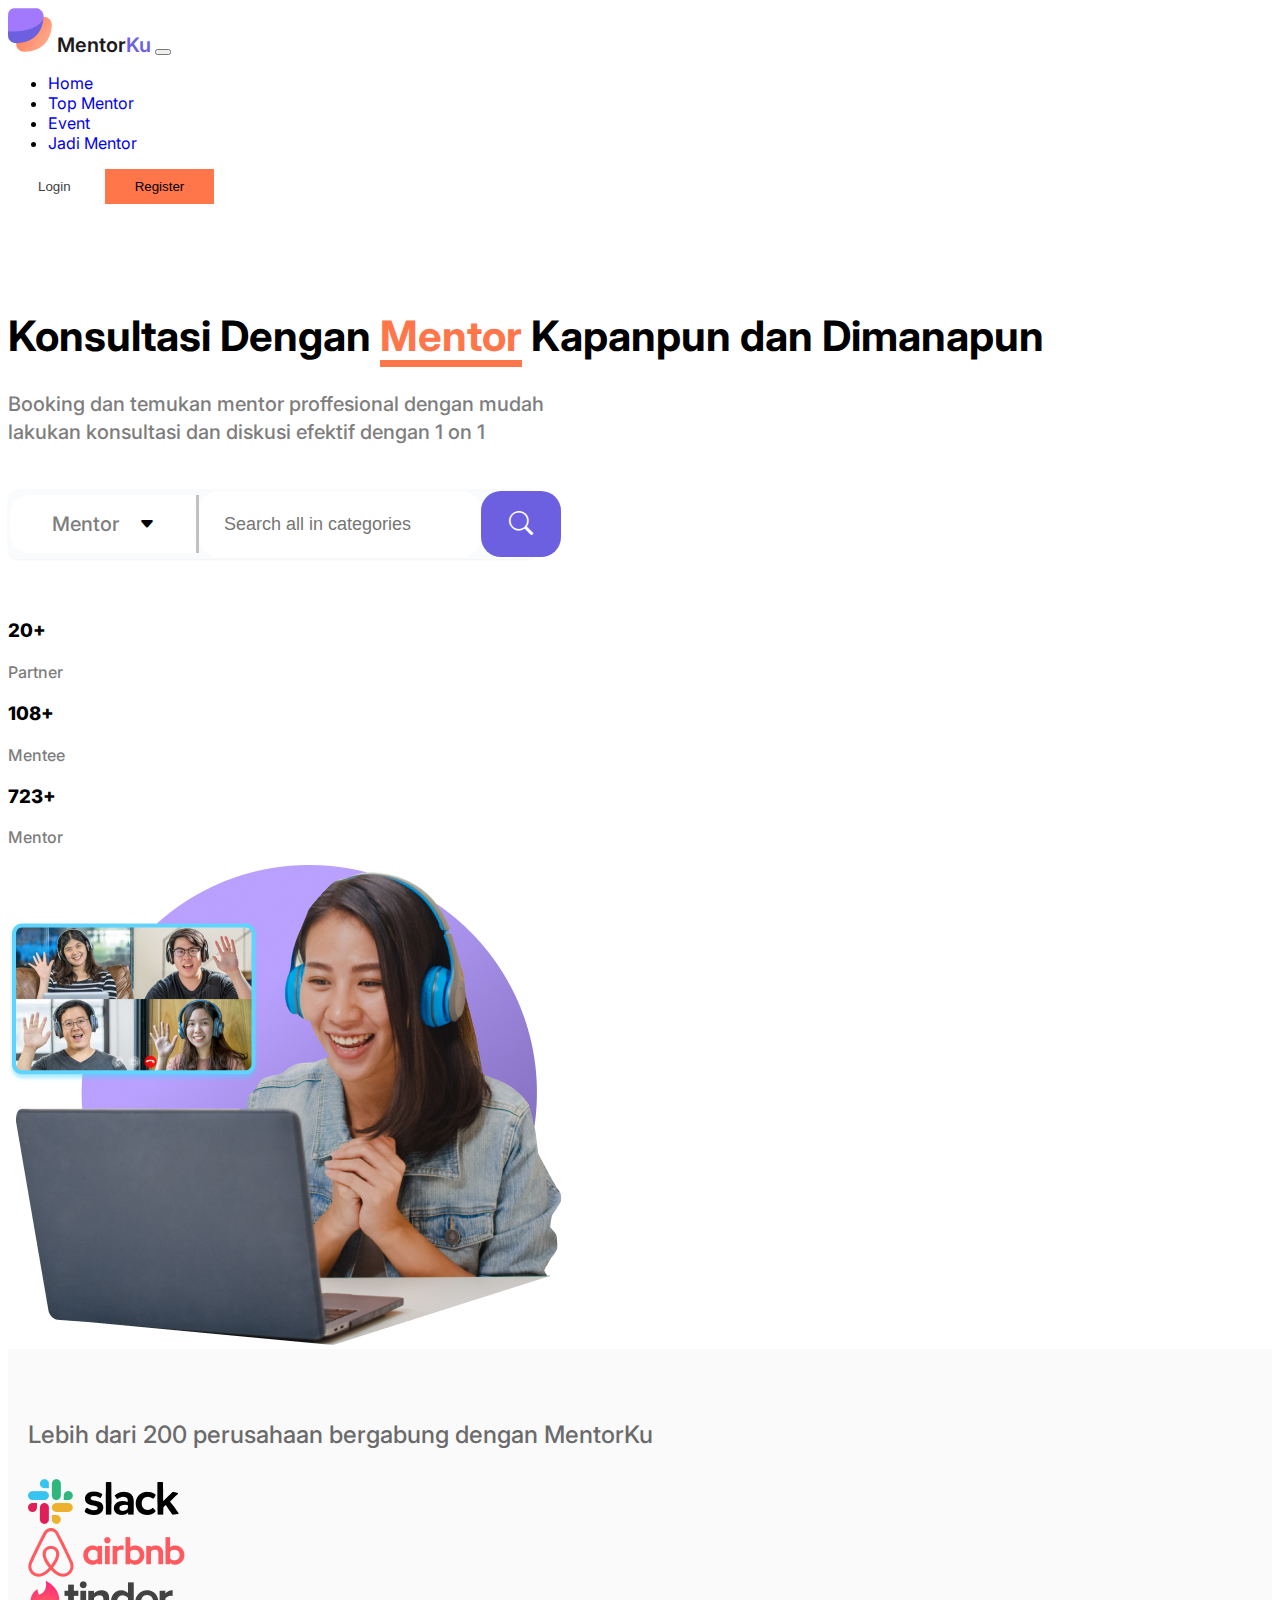
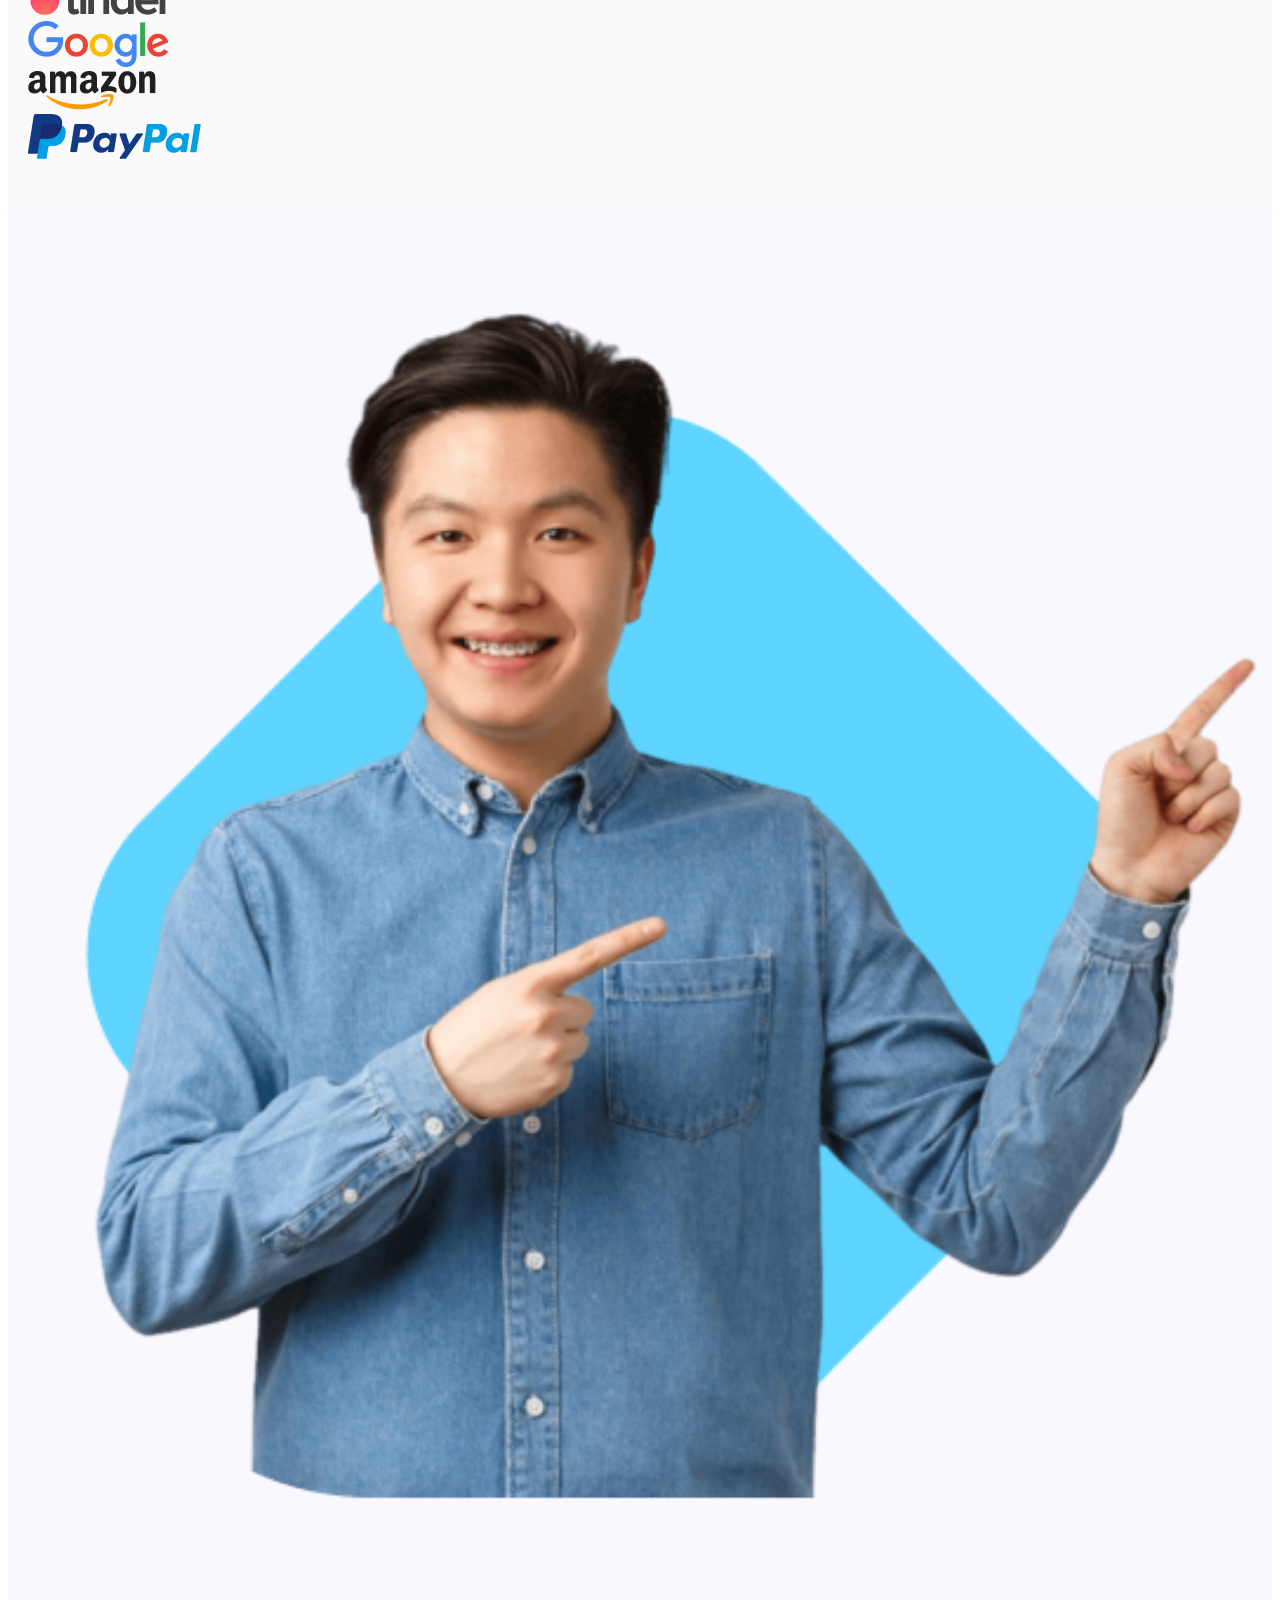
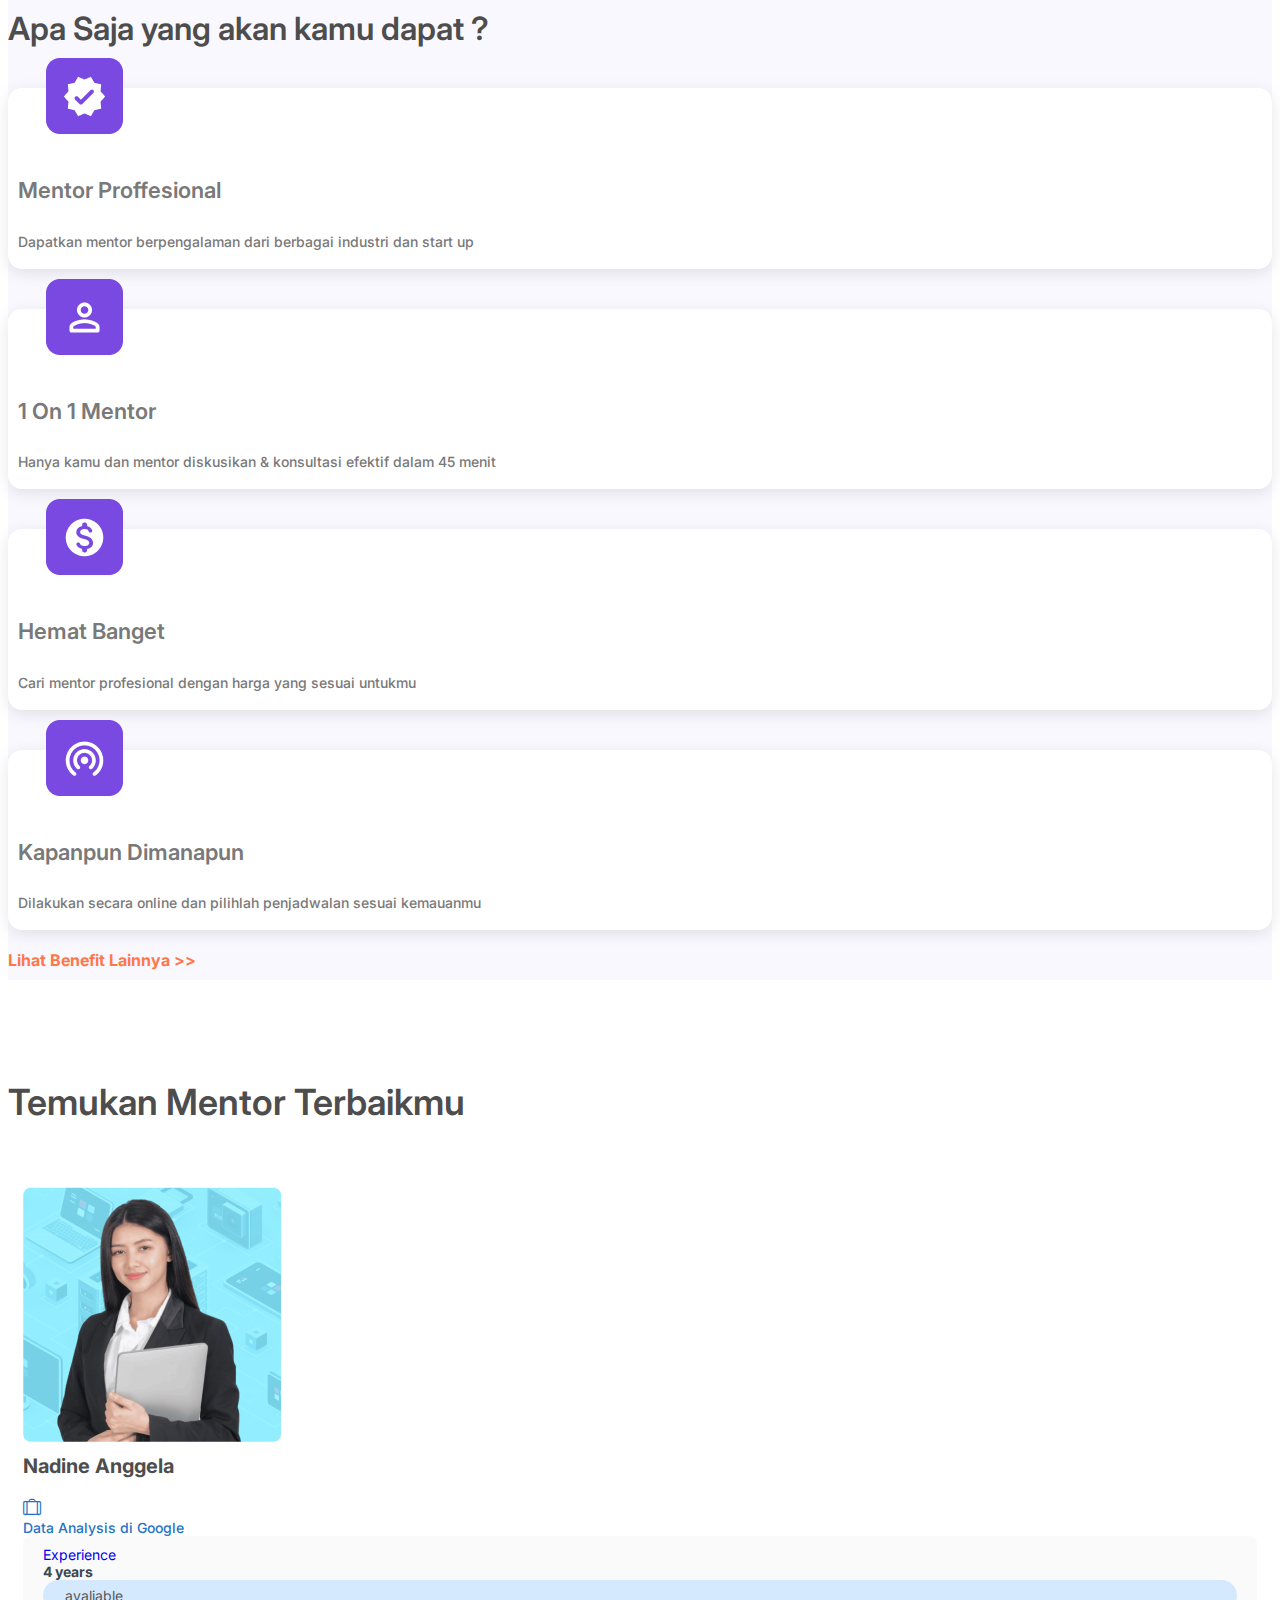
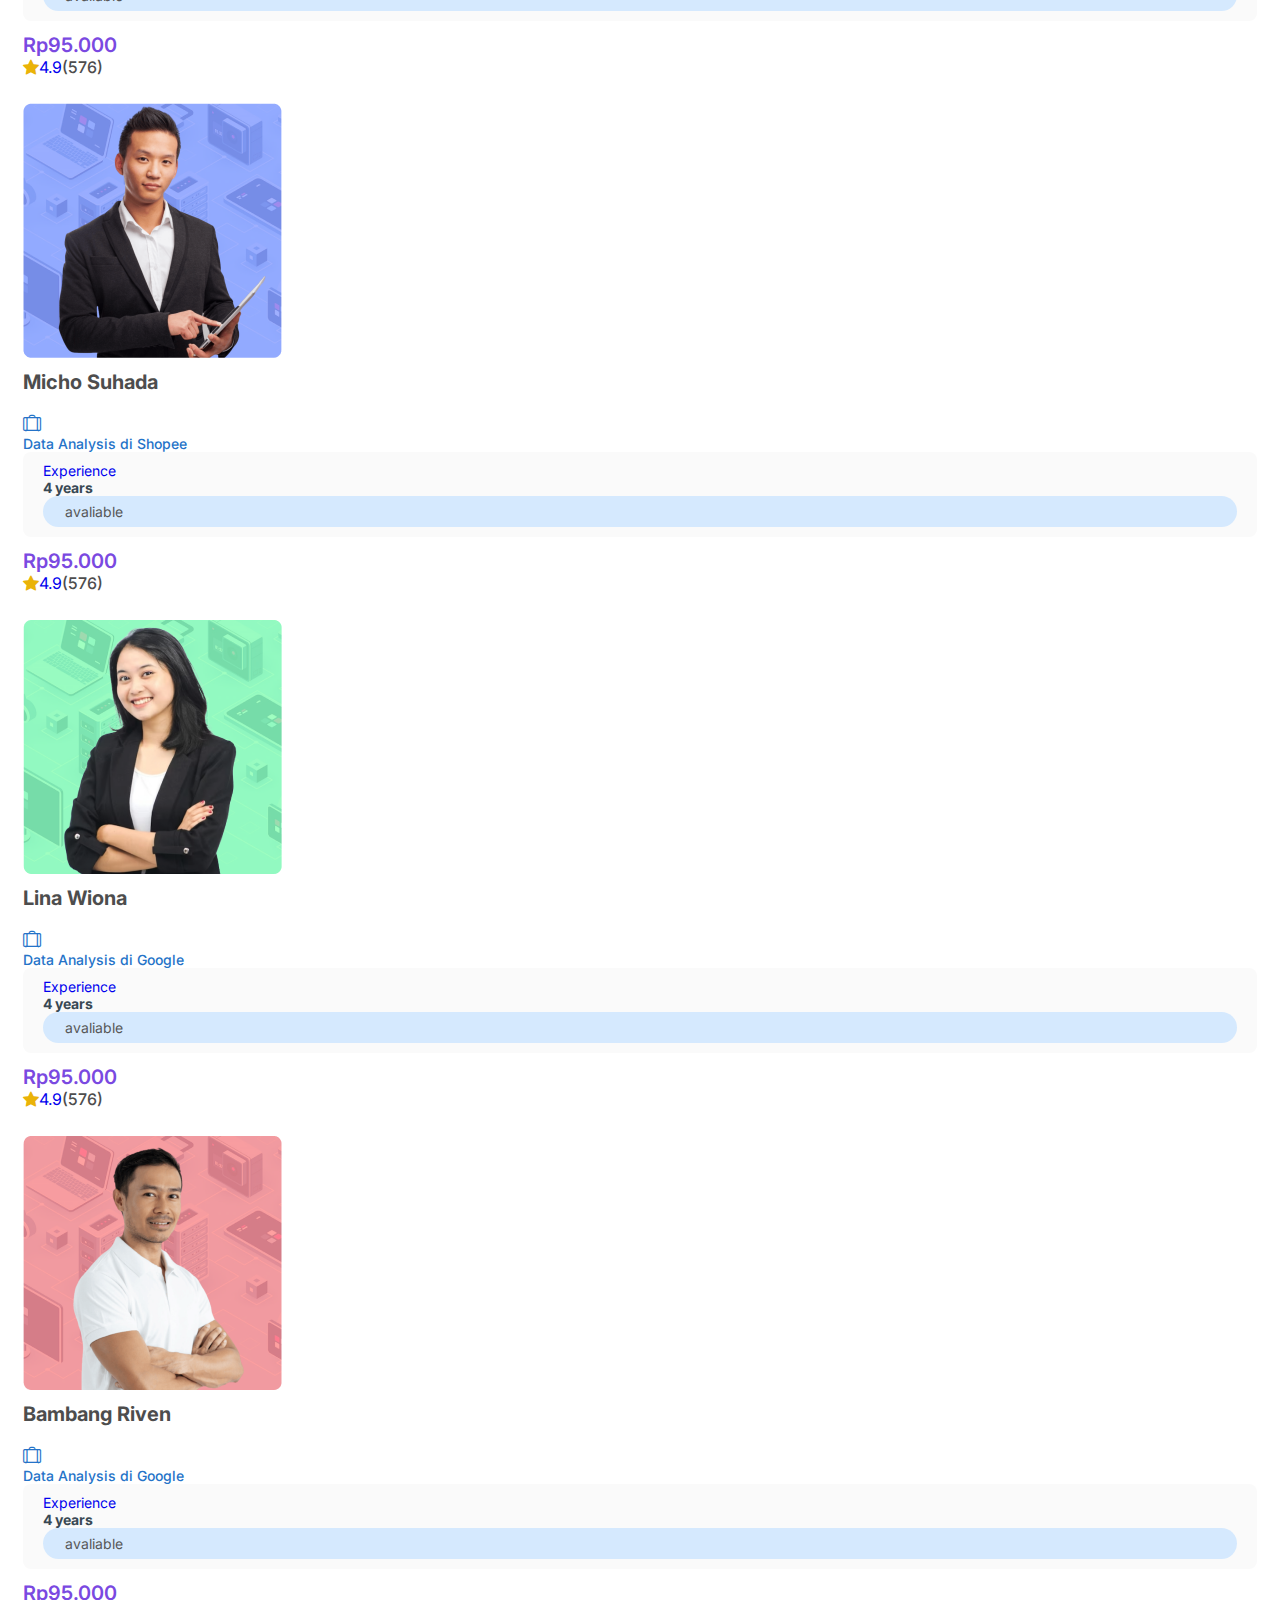
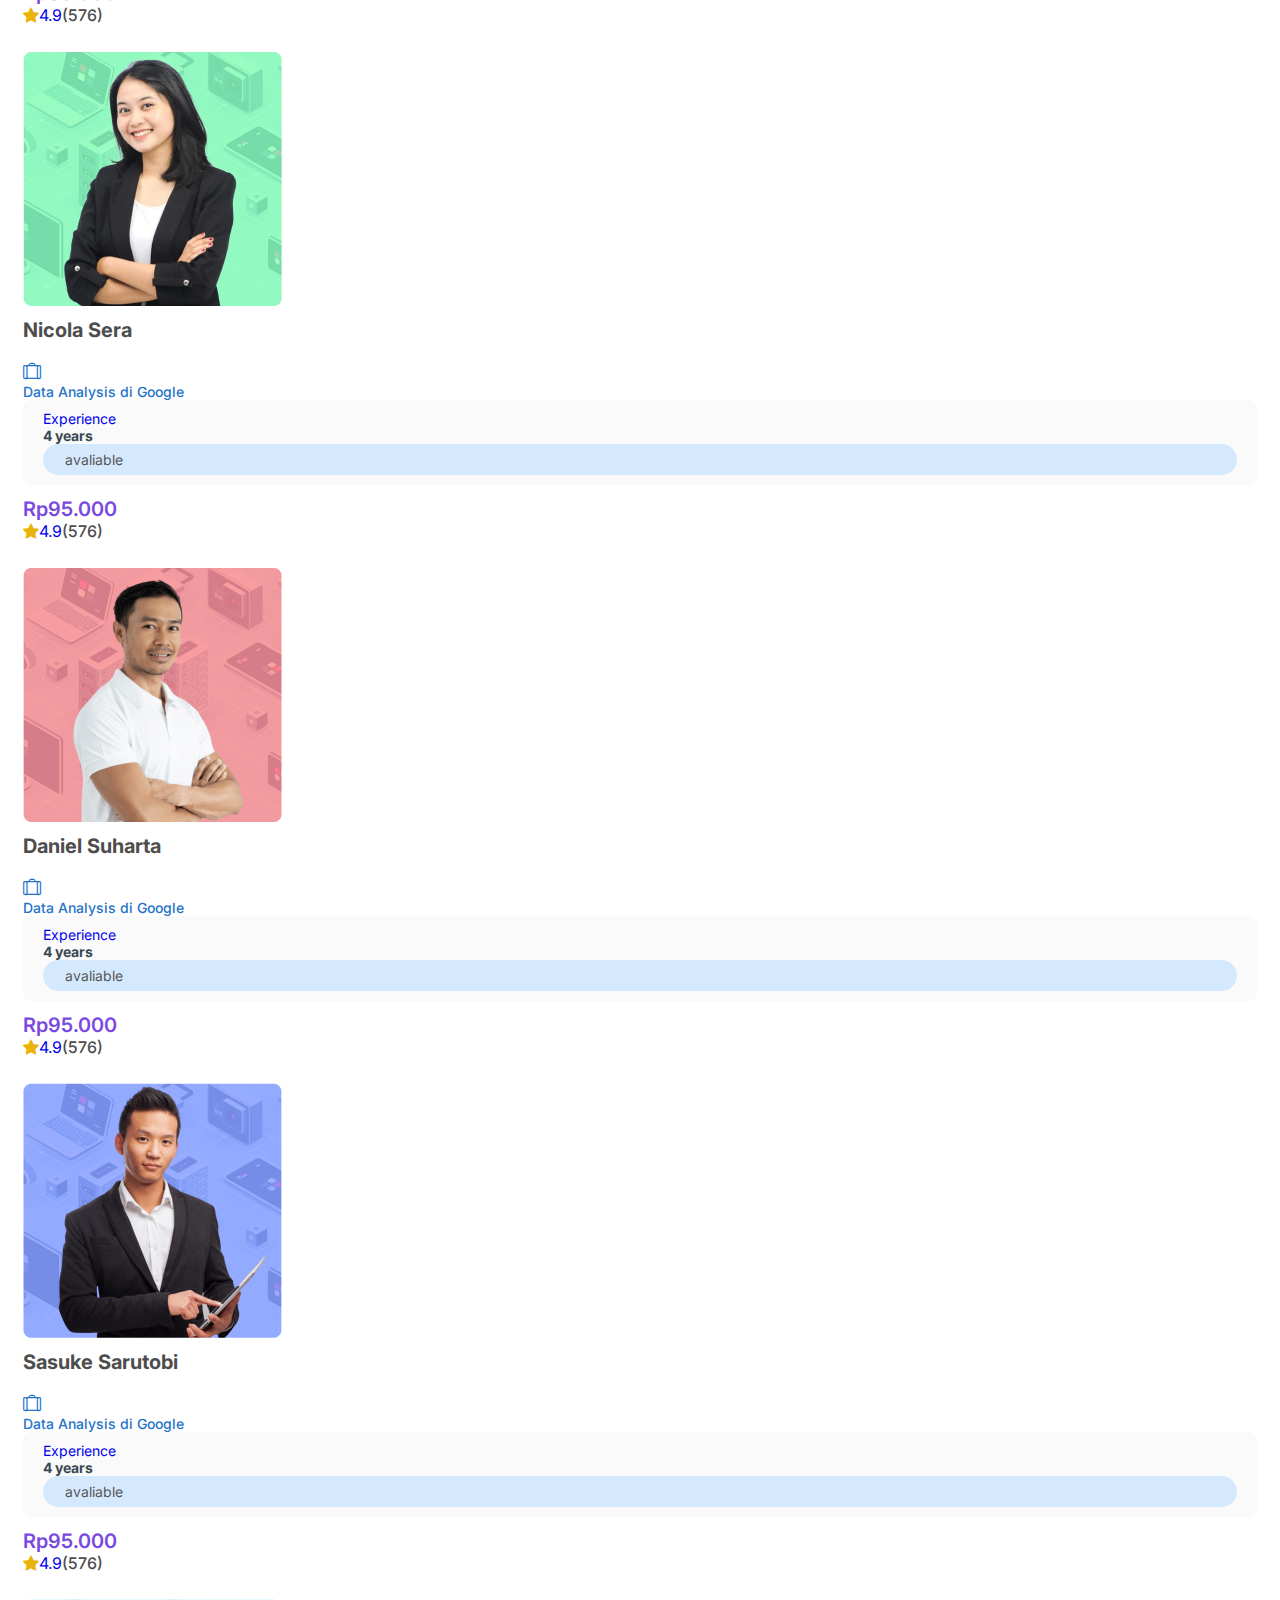
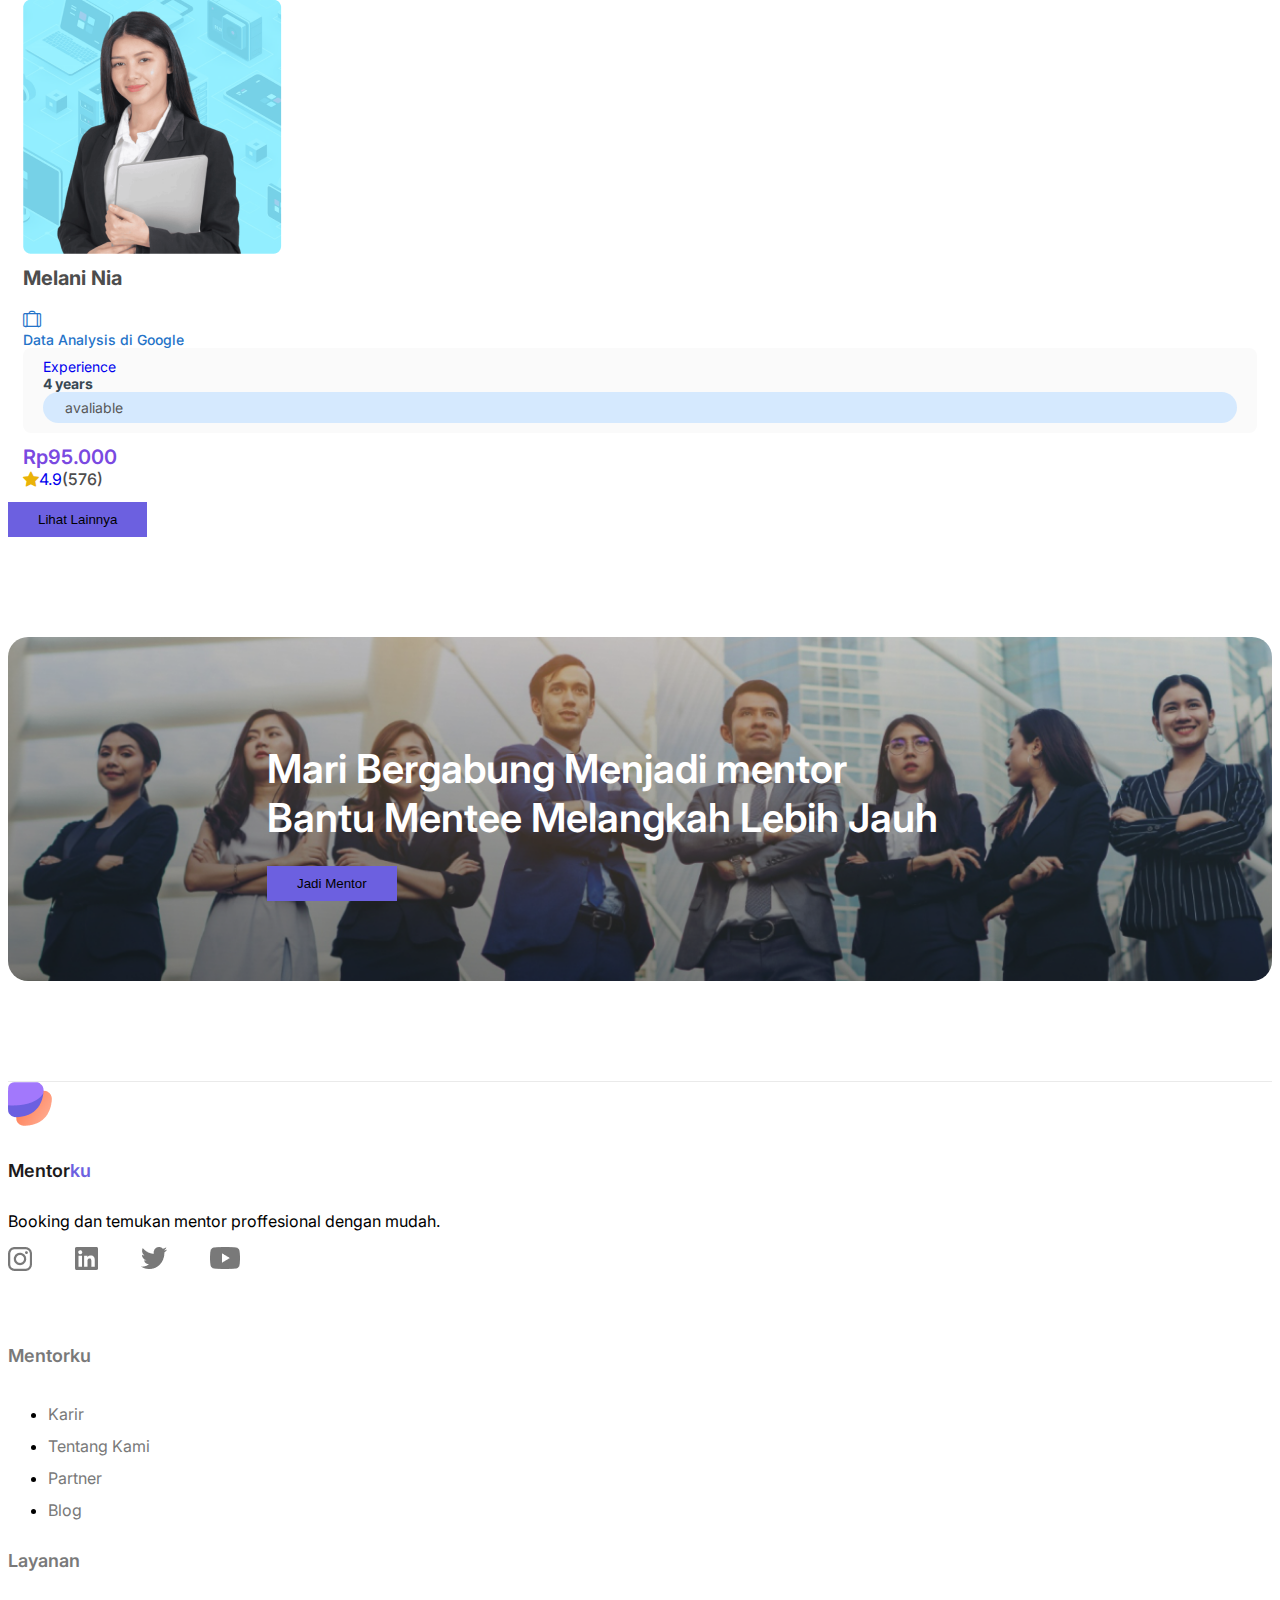
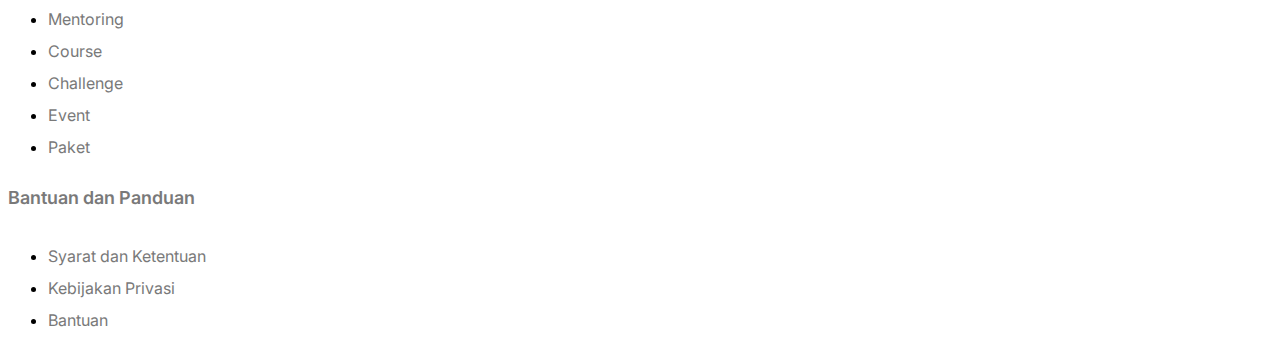
<file: index.html>
<!DOCTYPE html>
<html lang="en">
<head>
    <meta charset="UTF-8">
    <meta name="viewport" content="width=device-width, initial-scale=1.0">
    <link href="https://cdn.jsdelivr.net/npm/bootstrap@5.3.2/dist/css/bootstrap.min.css" rel="stylesheet" integrity="sha384-T3c6CoIi6uLrA9TneNEoa7RxnatzjcDSCmG1MXxSR1GAsXEV/Dwwykc2MPK8M2HN" crossorigin="anonymous">
    <link rel="preconnect" href="https://fonts.googleapis.com">
    <link rel="preconnect" href="https://fonts.gstatic.com" crossorigin>
    <link rel="icon" href="assets/img/Only-Logo.png">
    <link href="https://fonts.googleapis.com/css2?family=Inter:wght@100;200;300;400;500;600;700;800;900&display=swap" rel="stylesheet">
    <link rel="stylesheet" href="https://cdn.jsdelivr.net/npm/bootstrap-icons@1.11.1/font/bootstrap-icons.css">
    <link rel="stylesheet" href="/style/Home.css">
    <title>Mentorku | Cari Mentormu Yuk!</title>
</head>
<body>
    
    <header>
      <nav class="navbar navbar-expand-lg ">
        <div class="container">
            <a class="navbar-brand" href="#">
                <img src="assets/img/Only-Logo.png" alt="" srcset="" class="me-1">
                Mentor<span class="primary">Ku</span></a>
          <button class="navbar-toggler" type="button" data-bs-toggle="collapse" data-bs-target="#navbarNav" aria-controls="navbarNav" aria-expanded="false" aria-label="Toggle navigation">
            <span class="navbar-toggler-icon"></span>
          </button>
          <div class="collapse navbar-collapse" id="navbarNav">
            <ul class="navbar-nav mx-auto">
              <li class="nav-item mx-5 mx-xl-5 mx-md-2">
                <a class="nav-link active" aria-current="page" href="Home.html">Home</a>
              </li>
              <li class="nav-item mx-5 mx-xl-5 mx-md-2">
                <a class="nav-link" href="#">Top Mentor</a>
              </li>
              <li class="nav-item mx-5 mx-xl-5 mx-md-2">
                <a class="nav-link" href="#">Event</a>
              </li>
              <li class="nav-item mx-5 mx-xl-5 mx-md-2">
                <a class="nav-link" href="#">Jadi Mentor</a>
              </li>
            </ul>

            <div>
                <button id="btn-login" class="btn btn-flat">Login</button>
                <button id="btn-regist" class="btn btn-secondary">Register</button>
            </div>
          </div>
        </div>
      </nav>

      <div class="header">
        <div class="container">
          <section class="section-header">
            <div class="header-content row flex-xl-row flex-column-reverse">
              <div class="header-text col-12 col-lg-12 col-xl-6 col-sm-12 py-5 col-md-12 ">
                <h1>Konsultasi Dengan <span class="secondary">Mentor</span> Kapanpun dan Dimanapun</h1>
                <p>Booking dan temukan mentor proffesional dengan mudah <br>
                  lakukan konsultasi dan diskusi efektif dengan 1 on 1</p>
                  <!-- search bar -->
                  <div class="search-bar">
                    <div id="select">
                        <p id="select-text">Mentor</p>
                        <i class="bi bi-caret-down-fill"></i>
                        <ul id="list-search">
                            <li class="options">Mentor</li>
                            <li class="options">Materi</li>
                        </ul>
                    </div>
                    <input type="text" id="search-input" placeholder="Search all in categories">
                    <button id="search-btn" class="search-button"><i class="bi bi-search"></i></button>
                  </div>
                  <!-- search bar -->
                  <div class="row">
                    <div class="statistic col-lg-2 col-md-2 col-sm-2 col-4">
                        <h3>20+</h3>
                        <p>Partner</p>
                    </div>
                    <div class="statistic col-lg-2 col-md-2 col-sm-2 col-4">
                        <h3>108+</h3>
                        <p>Mentee</p>
                    </div>
                    <div class="statistic col-lg-2 col-md-2 col-sm-2 col-4">
                        <h3>723+</h3>
                        <p>Mentor</p>
                    </div>
                  </div>
              </div>
              <div class="header-image col-lg-6 col-sm-12 col-md-12 col-12 d-flex justify-content-center">
                <img src="/Assets/Img/header-logo.png" alt="" srcset="">
              </div>
            </div>
          </section>
        </div>




        <section class="partner-section">
          <div class="container">
            <div class="row text-center align-items-center">
              <h3>Lebih dari 200 perusahaan bergabung dengan MentorKu</h3>
              <div class="col-xl-2 col-md-4 py-3 col-sm-4 col-6">
                <img src="Assets/Img/brand/slack.png" alt="" srcset="">
              </div>
              <div class="col-xl-2 col-md-4 py-2 col-sm-4 col-6">
                <img src="Assets/Img/brand/airbn.png" alt="" srcset="">
              </div>
              <div class="col-xl-2 col-md-4 py-2 col-sm-4 col-6">
                <img src="Assets/Img/brand/tinder.png" alt="" srcset="">
              </div>
              <div class="col-xl-2 col-md-4 py-2 col-sm-4 col-6">
                <img src="Assets/Img/brand/google.png" alt="" srcset="">
              </div>
              <div class="col-xl-2 col-md-4 py-2 col-sm-4 col-6">
                <img src="Assets/Img/brand/amazon.png" alt="" srcset="">
              </div>
              <div class="col-xl-2 col-md-4 py-2 col-sm-4 col-6">
                <img src="Assets/Img/brand/paypal.png" alt="" srcset="">
              </div>
            </div>
          </div>
        </section>
      </div>
    </header>

    <main>
      <section class="benefit-section">
        <div class="container">
          <div class="row benefit">

            <div class="benefit-image col-xl-5">
              <img src="/Assets/Img/benefit-image.png" alt="" srcset="">
            </div>
            <div class="benefit-text col-xl-6">
               <h3>Apa Saja yang akan kamu dapat ?</h3>
               <div class="row">
                <div class="col-6 benefit-item">
                    <div class="benefit-card">
                      <img src="/Assets/Img/benefit icon/verif.png" alt="" srcset="">
                      <h4>Mentor Proffesional</h4>
                      <p>Dapatkan mentor berpengalaman dari berbagai industri dan start up</p>
                    </div>
                </div>
                <div class="col-6 benefit-item">
                  <div class="benefit-card">
                    <img src="/Assets/Img/benefit icon/people.png" alt="" srcset="">
                    <h4>1 On 1 Mentor</h4>
                    <p>Hanya kamu dan mentor diskusikan & konsultasi efektif dalam 45 menit</p>
                  </div>
                </div>
                <div class="col-6 benefit-item">
                  <div class="benefit-card">
                    <img src="/Assets/Img/benefit icon/money.png" alt="" srcset="">
                    <h4>Hemat Banget</h4>
                    <p>Cari mentor profesional dengan harga yang sesuai untukmu</p>
                  </div>
                </div>
                <div class="col-6 benefit-item">
                  <div class="benefit-card">
                    <img src="/Assets/Img/benefit icon/connect.png" alt="" srcset="">
                    <h4>Kapanpun Dimanapun</h4>
                    <p>Dilakukan secara online dan pilihlah penjadwalan sesuai kemauanmu</p>
                  </div>
                </div>
            </div>
            <div class="row text-center"><a href="#">Lihat Benefit Lainnya >></a></div>
          </div>
        </div>
      </section>


      <section class="recomendation-section">
        <div class="container">
          <h2>Temukan Mentor Terbaikmu</h2>
          <div id="rekomendasi-mentor" class="row row-cols-1 row-cols-xl-4 row-cols-md-3 ow-cols-sm-1 g-xl-4 g-md-2 g-sm-1">
            <div class="col">
              <a href="detail-mentor.html?id=1">
                <div class="card card-mentor">
                  <img src="/Assets/Img/mentor/mentor1.png" alt="" srcset="">
                  <h3>Nadine Anggela</h3>
                  <div class="mentor-company d-inline-flex gap-2 align-items-center">
                    <i class="bi bi-suitcase-lg"></i><div class="mentor-company-text">Data Analysis di Google</div>
                  </div>
                  <div class="mentor-info d-inline-flex gap-2 align-items-center justify-content-between flex-lg-row flex-md-column flex-sm-row">
                    <div class="mentor-experience">
                      Experience <br> <b>4 years</b>
                    </div>
                    <div class="mentor-status">
                      avaliable
                    </div>
                  </div>
                  <div class="price-info d-inline-flex gap-2 align-items-center justify-content-between flex-lg-row flex-md-column flex-sm-row">
                    <div class="price">
                      Rp95.000
                    </div>
                    <div class="rating d-inline-flex gap-1">
                      <i class="bi bi-star-fill"></i>4.9<b>(576)</b>
                    </div>
                  </div>
                </div>
              </a>
            </div>
            <div class="col">
              <a href="detail-mentor.html?id=2">
                <div class="card card-mentor">
                  <img src="/Assets/Img/mentor/mentor2.png" alt="" srcset="">
                  <h3>Micho Suhada</h3>
                  <div class="mentor-company d-inline-flex gap-2 align-items-center">
                    <i class="bi bi-suitcase-lg"></i><div class="mentor-company-text">Data Analysis di Shopee</div>
                  </div>
                  <div class="mentor-info d-inline-flex gap-2 align-items-center justify-content-between flex-lg-row flex-md-column flex-sm-row">
                    <div class="mentor-experience">
                      Experience <br> <b>4 years</b>
                    </div>
                    <div class="mentor-status">
                      avaliable
                    </div>
                  </div>
                  <div class="price-info d-inline-flex gap-2 align-items-center justify-content-between flex-lg-row flex-md-column flex-sm-row">
                    <div class="price">
                      Rp95.000
                    </div>
                    <div class="rating d-inline-flex gap-1">
                      <i class="bi bi-star-fill"></i>4.9<b>(576)</b>
                    </div>
                  </div>
                </div>
              </a>
            </div>
            <div class="col">
              <a href="detail-mentor.html?id=3">
                <div class="card card-mentor">
                  <img src="/Assets/Img/mentor/mentor3.png" alt="" srcset="">
                  <h3>Lina Wiona</h3>
                  <div class="mentor-company d-inline-flex gap-2 align-items-center">
                    <i class="bi bi-suitcase-lg"></i><div class="mentor-company-text">Data Analysis di Google</div>
                  </div>
                  <div class="mentor-info d-inline-flex gap-2 align-items-center justify-content-between flex-lg-row flex-md-column flex-sm-row">
                    <div class="mentor-experience">
                      Experience <br> <b>4 years</b>
                    </div>
                    <div class="mentor-status">
                      avaliable
                    </div>
                  </div>
                  <div class="price-info d-inline-flex gap-2 align-items-center justify-content-between flex-lg-row flex-md-column flex-sm-row">
                    <div class="price">
                      Rp95.000
                    </div>
                    <div class="rating d-inline-flex gap-1">
                      <i class="bi bi-star-fill"></i>4.9<b>(576)</b>
                    </div>
                  </div>
                </div>
              </a>
            </div>
            <div class="col">
              <a href="detail-mentor.html?id=4">
                <div class="card card-mentor">
                <img src="/Assets/Img/mentor/mentor4.png" alt="" srcset="">
                <h3>Bambang Riven</h3>
                <div class="mentor-company d-inline-flex gap-2 align-items-center">
                  <i class="bi bi-suitcase-lg"></i><div class="mentor-company-text">Data Analysis di Google</div>
                </div>
                <div class="mentor-info d-inline-flex gap-2 align-items-center justify-content-between flex-lg-row flex-md-column flex-sm-row">
                  <div class="mentor-experience">
                    Experience <br> <b>4 years</b>
                  </div>
                  <div class="mentor-status">
                    avaliable
                  </div>
                </div>
                <div class="price-info d-inline-flex gap-2 align-items-center justify-content-between flex-lg-row flex-md-column flex-sm-row">
                  <div class="price">
                    Rp95.000
                  </div>
                  <div class="rating d-inline-flex gap-1">
                    <i class="bi bi-star-fill"></i>4.9<b>(576)</b>
                  </div>
                </div>
              </div></a>
            </div>
            <div class="col">
              <a href="detail-mentor.html?id=5">
                <div class="card card-mentor">
                  <img src="/Assets/Img/mentor/mentor3.png" alt="" srcset="">
                  <h3>Nicola Sera</h3>
                  <div class="mentor-company d-inline-flex gap-2 align-items-center">
                    <i class="bi bi-suitcase-lg"></i><div class="mentor-company-text">Data Analysis di Google</div>
                  </div>
                  <div class="mentor-info d-inline-flex gap-2 align-items-center justify-content-between flex-lg-row flex-md-column flex-sm-row">
                    <div class="mentor-experience">
                      Experience <br> <b>4 years</b>
                    </div>
                    <div class="mentor-status">
                      avaliable
                    </div>
                  </div>
                  <div class="price-info d-inline-flex gap-2 align-items-center justify-content-between flex-lg-row flex-md-column flex-sm-row">
                    <div class="price">
                      Rp95.000
                    </div>
                    <div class="rating d-inline-flex gap-1">
                      <i class="bi bi-star-fill"></i>4.9<b>(576)</b>
                    </div>
                  </div>
                </div>
              </a>
            </div>
            <div class="col">
              <a href="detail-mentor.html?id=6">
                <div class="card card-mentor">
                  <img src="/Assets/Img/mentor/mentor4.png" alt="" srcset="">
                  <h3>Daniel Suharta</h3>
                  <div class="mentor-company d-inline-flex gap-2 align-items-center">
                    <i class="bi bi-suitcase-lg"></i><div class="mentor-company-text">Data Analysis di Google</div>
                  </div>
                  <div class="mentor-info d-inline-flex gap-2 align-items-center justify-content-between flex-lg-row flex-md-column flex-sm-row">
                    <div class="mentor-experience">
                      Experience <br> <b>4 years</b>
                    </div>
                    <div class="mentor-status">
                      avaliable
                    </div>
                  </div>
                  <div class="price-info d-inline-flex gap-2 align-items-center justify-content-between flex-lg-row flex-md-column flex-sm-row">
                    <div class="price">
                      Rp95.000
                    </div>
                    <div class="rating d-inline-flex gap-1">
                      <i class="bi bi-star-fill"></i>4.9<b>(576)</b>
                    </div>
                  </div>
                </div>
              </a>
            </div>
            <div class="col">
              <a href="detail-mentor.html?id=7">
                <div class="card card-mentor">
                  <img src="/Assets/Img/mentor/mentor2.png" alt="" srcset="">
                  <h3>Sasuke Sarutobi</h3>
                  <div class="mentor-company d-inline-flex gap-2 align-items-center">
                    <i class="bi bi-suitcase-lg"></i><div class="mentor-company-text">Data Analysis di Google</div>
                  </div>
                  <div class="mentor-info d-inline-flex gap-2 align-items-center justify-content-between flex-lg-row flex-md-column flex-sm-row">
                    <div class="mentor-experience">
                      Experience <br> <b>4 years</b>
                    </div>
                    <div class="mentor-status">
                      avaliable
                    </div>
                  </div>
                  <div class="price-info d-inline-flex gap-2 align-items-center justify-content-between flex-lg-row flex-md-column flex-sm-row">
                    <div class="price">
                      Rp95.000
                    </div>
                    <div class="rating d-inline-flex gap-1">
                      <i class="bi bi-star-fill"></i>4.9<b>(576)</b>
                    </div>
                  </div>
                </div>
              </a>
            </div>
            <div class="col">
              <a href="detail-mentor.html?id=8">
                <div class="card card-mentor">
                  <img src="/Assets/Img/mentor/mentor1.png" alt="" srcset="">
                  <h3>Melani Nia</h3>
                  <div class="mentor-company d-inline-flex gap-2 align-items-center">
                    <i class="bi bi-suitcase-lg"></i><div class="mentor-company-text">Data Analysis di Google</div>
                  </div>
                  <div class="mentor-info d-inline-flex gap-2 align-items-center justify-content-between flex-lg-row flex-md-column flex-sm-row">
                    <div class="mentor-experience">
                      Experience <br> <b>4 years</b>
                    </div>
                    <div class="mentor-status">
                      avaliable
                    </div>
                  </div>
                  <div class="price-info d-inline-flex gap-2 align-items-center justify-content-between flex-lg-row flex-md-column flex-sm-row">
                    <div class="price">
                      Rp95.000
                    </div>
                    <div class="rating d-inline-flex gap-1">
                      <i class="bi bi-star-fill"></i>4.9<b>(576)</b>
                    </div>
                  </div>
                </div>
              </a>
            </div>
          </div>
          <div class="d-flex justify-content-center py-5">
            <button class="btn btn-primary">Lihat Lainnya</button>
          </div>
          </div>
        </div>
      </section>


      <section class="join-mentor-section">
        <div class="container">
          <div class="banner-join-mentor text-center">
            <h1>Mari Bergabung Menjadi mentor <br>
              Bantu Mentee Melangkah Lebih Jauh</h1>
              <button class="btn btn-primary">Jadi Mentor</button>
            </div>
        </div>
      </section>

    </main>


    <footer class="text-black">
      <div class="container py-3">
        <div class="row">
          <div class="col-lg-5 col-md-12 mb-4 mb-md-0">
            <img class="my-2" src="/Assets/Img/Only-Logo.png" alt="" srcset="">
            <h5 class="text-logo">Mentor<span class="primary">ku</span></h5>
            <p>Booking dan temukan mentor proffesional dengan mudah.</p>
            <div class="sosmed-footer">
              <div class="sosmed-logo">
                <img src="/Assets/Img/social media/instagram.png" alt="" srcset="">
              </div>
              <div class="sosmed-logo">
                <img src="/Assets/Img/social media/linkedin.png" alt="" srcset="">
              </div>
              <div class="sosmed-logo">
                <img src="/Assets/Img/social media/twitter.png" alt="" srcset="">
              </div>
              <div class="sosmed-logo">
                <img src="/Assets/Img/social media/youtube.png" alt="" srcset="">
              </div>
            </div>
          </div>
          <div class="col-lg-2 col-md-4 mb-4 mb-md-0">
            <h5>Mentorku</h5>
  
            <ul class="list-unstyled mb-0">
              <li>
                <a href="#!">Karir</a>
              </li>
              <li>
                <a href="#!">Tentang Kami</a>
              </li>
              <li>
                <a href="#!">Partner</a>
              </li>
              <li>
                <a href="#!">Blog</a>
              </li>
            </ul>
          </div>
          <div class="col-lg-2 col-md-4 mb-4 mb-md-0">
            <h5>Layanan</h5>
  
            <ul class="list-unstyled mb-0">
              <li>
                <a href="#!">Mentoring</a>
              </li>
              <li>
                <a href="#!">Course</a>
              </li>
              <li>
                <a href="#!">Challenge</a>
              </li>
              <li>
                <a href="#!">Event</a>
              </li>
              <li>
                <a href="#!">Paket</a>
              </li>
            </ul>
          </div>
          <div class="col-lg-3 col-md-4 mb-4 mb-md-0">
            <h5>Bantuan dan Panduan</h5>
  
            <ul class="list-unstyled mb-0">
              <li>
                <a href="#!">Syarat dan Ketentuan</a>
              </li>
              <li>
                <a href="#!">Kebijakan Privasi</a>
              </li>
              <li>
                <a href="#!">Bantuan</a>
              </li>
            </ul>
          </div>
        </div>
      </div>
    </footer>



    <script src="/script/home.js"></script>
    <script src="https://cdn.jsdelivr.net/npm/bootstrap@5.3.2/dist/js/bootstrap.bundle.min.js" integrity="sha384-C6RzsynM9kWDrMNeT87bh95OGNyZPhcTNXj1NW7RuBCsyN/o0jlpcV8Qyq46cDfL" crossorigin="anonymous"></script>
</body>
</html>
</file>
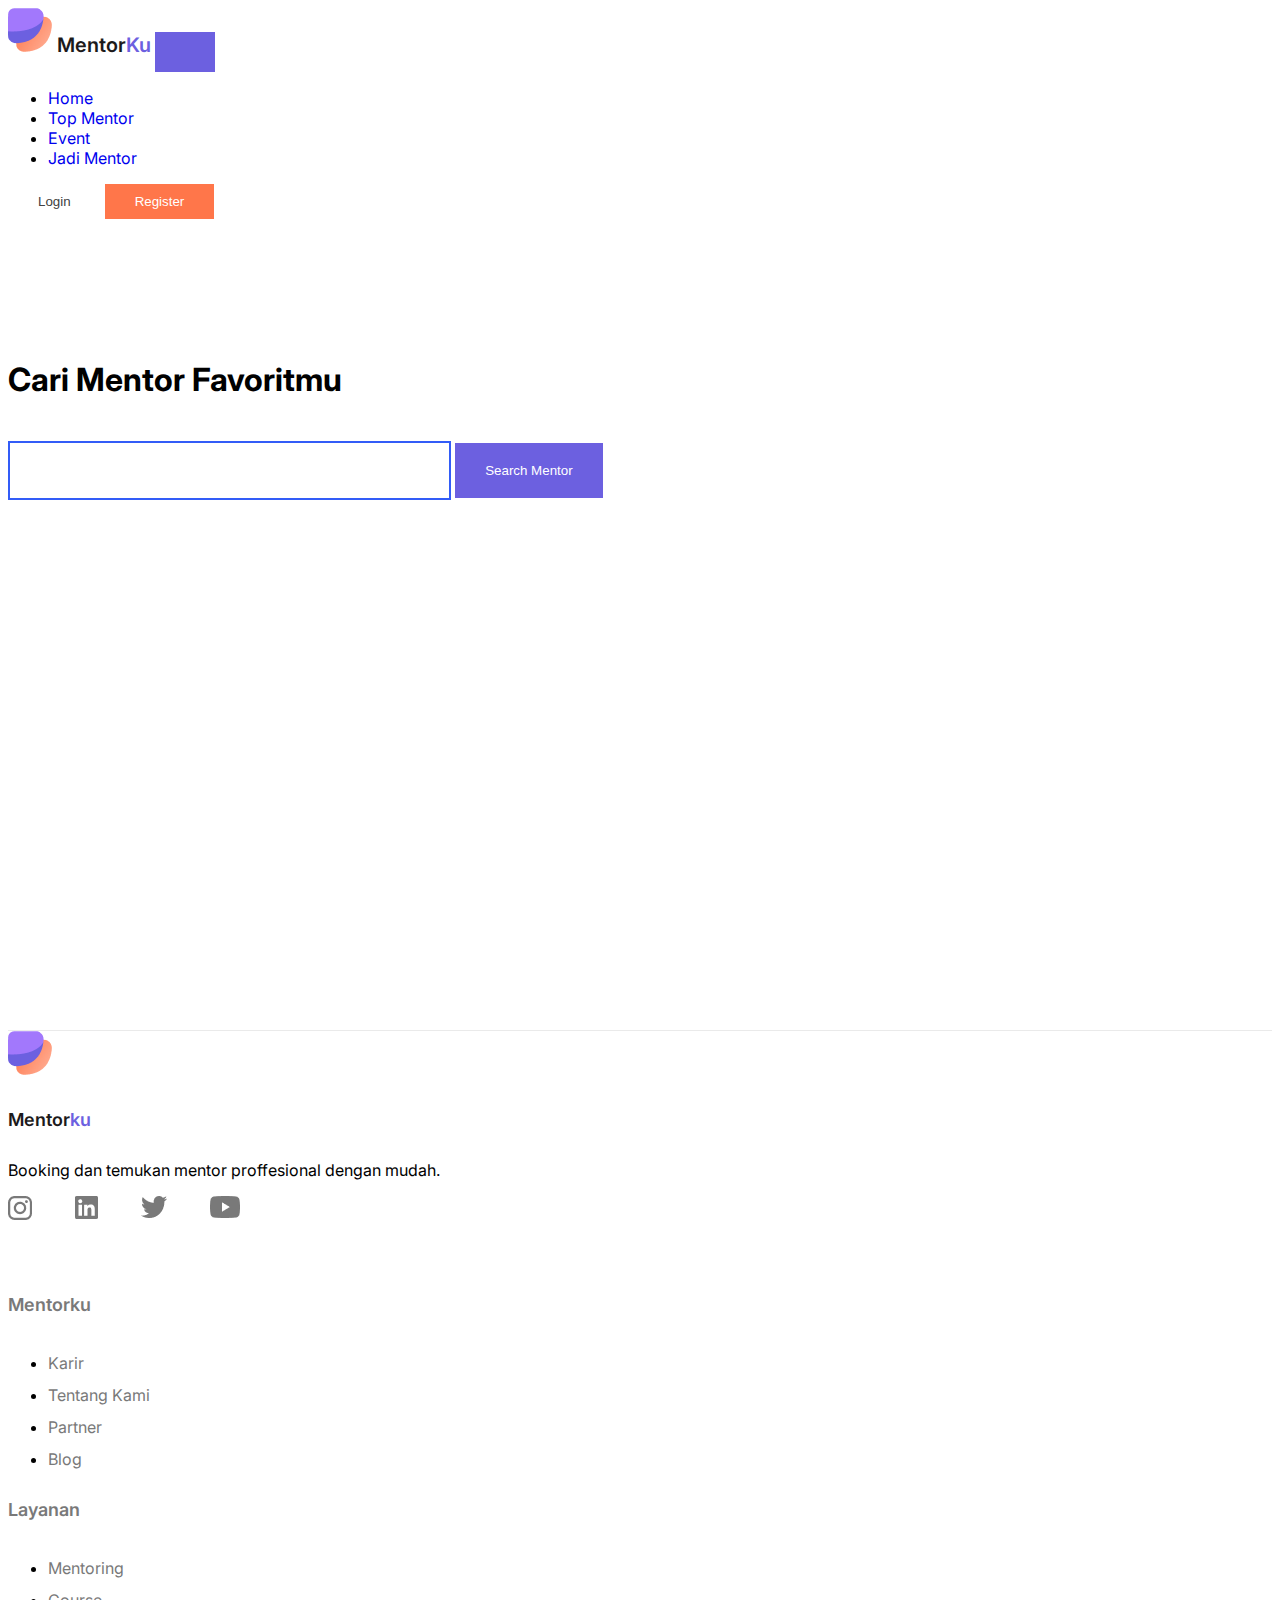
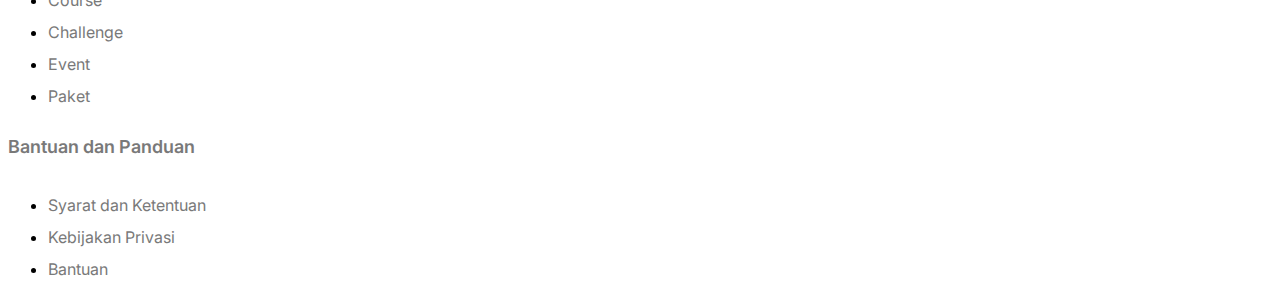
<file: carimentor.html>
<!DOCTYPE html>
<html lang="en">
<head>
    <meta charset="UTF-8">
    <meta name="viewport" content="width=device-width, initial-scale=1.0">
    <link href="https://cdn.jsdelivr.net/npm/bootstrap@5.3.2/dist/css/bootstrap.min.css" rel="stylesheet" integrity="sha384-T3c6CoIi6uLrA9TneNEoa7RxnatzjcDSCmG1MXxSR1GAsXEV/Dwwykc2MPK8M2HN" crossorigin="anonymous">
    <link rel="preconnect" href="https://fonts.googleapis.com">
    <link rel="preconnect" href="https://fonts.gstatic.com" crossorigin>
    <link rel="icon" href="assets/img/Only-Logo.png">
    <link href="https://fonts.googleapis.com/css2?family=Inter:wght@100;200;300;400;500;600;700;800;900&display=swap" rel="stylesheet">
    <link rel="stylesheet" href="https://cdn.jsdelivr.net/npm/bootstrap-icons@1.11.1/font/bootstrap-icons.css">
    <link rel="stylesheet" href="/style/carimentor.css">
    <title>Mentorku | Cari Mentormu Yuk!</title>
</head>
<body>
    
    <header>
      <nav class="navbar navbar-expand-lg ">
        <div class="container">
            <a class="navbar-brand" href="#">
                <img src="assets/img/Only-Logo.png" alt="" srcset="" class="me-1">
                Mentor<span class="primary">Ku</span></a>
          <button class="navbar-toggler" type="button" data-bs-toggle="collapse" data-bs-target="#navbarNav" aria-controls="navbarNav" aria-expanded="false" aria-label="Toggle navigation">
            <span class="navbar-toggler-icon"></span>
          </button>
          <div class="collapse navbar-collapse" id="navbarNav">
            <ul class="navbar-nav mx-auto">
              <li class="nav-item mx-5 mx-xl-5 mx-md-2">
                <a class="nav-link active" aria-current="page" href="Home.html">Home</a>
              </li>
              <li class="nav-item mx-5 mx-xl-5 mx-md-2">
                <a class="nav-link" href="#">Top Mentor</a>
              </li>
              <li class="nav-item mx-5 mx-xl-5 mx-md-2">
                <a class="nav-link" href="#">Event</a>
              </li>
              <li class="nav-item mx-5 mx-xl-5 mx-md-2">
                <a class="nav-link" href="#">Jadi Mentor</a>
              </li>
            </ul>

            <div>
                <button class="btn btn-flat">Login</button>
                <button class="btn btn-secondary">Register</button>
            </div>
          </div>
        </div>
      </nav>
    </header>







    <br>
    <br>
    <br>
    <br>
    <br>
    <br>




    <main>
        <section class="search-section">
            <div class="container">
                <div class="pencarian-mentor">
                    <h1>Cari Mentor Favoritmu</h1><br>
                    <input id="search-input" type="text">
                    <button id="search-btn">Search Mentor</button>
                </div>

                <section class="search-result-section">
                  <div id="result-container" class="result-container row row-cols-1 row-cols-xl-4 row-cols-md-3 ow-cols-sm-1 g-xl-4 g-md-2 g-sm-1">
                    <!-- isi card -->
                  </div>
                </section>
            </div>
        </section>
    </main>



    <br>
    <br>
    <br>
    <br>
    <br>
    <br>
    <br>
    <br>
    <br>
    <br>
    <br>
    <br>
    <br>
    <br>
    <br>
    <br>
    <br>
    <br>


















    <footer class="text-black">
      <div class="container py-3">
        <div class="row">
          <div class="col-lg-5 col-md-12 mb-4 mb-md-0">
            <img class="my-2" src="/Assets/Img/Only-Logo.png" alt="" srcset="">
            <h5 class="text-logo">Mentor<span class="primary">ku</span></h5>
            <p>Booking dan temukan mentor proffesional dengan mudah.</p>
            <div class="sosmed-footer">
              <div class="sosmed-logo">
                <img src="/Assets/Img/social media/instagram.png" alt="" srcset="">
              </div>
              <div class="sosmed-logo">
                <img src="/Assets/Img/social media/linkedin.png" alt="" srcset="">
              </div>
              <div class="sosmed-logo">
                <img src="/Assets/Img/social media/twitter.png" alt="" srcset="">
              </div>
              <div class="sosmed-logo">
                <img src="/Assets/Img/social media/youtube.png" alt="" srcset="">
              </div>
            </div>
          </div>
          <div class="col-lg-2 col-md-4 mb-4 mb-md-0">
            <h5>Mentorku</h5>
  
            <ul class="list-unstyled mb-0">
              <li>
                <a href="#!">Karir</a>
              </li>
              <li>
                <a href="#!">Tentang Kami</a>
              </li>
              <li>
                <a href="#!">Partner</a>
              </li>
              <li>
                <a href="#!">Blog</a>
              </li>
            </ul>
          </div>
          <div class="col-lg-2 col-md-4 mb-4 mb-md-0">
            <h5>Layanan</h5>
  
            <ul class="list-unstyled mb-0">
              <li>
                <a href="#!">Mentoring</a>
              </li>
              <li>
                <a href="#!">Course</a>
              </li>
              <li>
                <a href="#!">Challenge</a>
              </li>
              <li>
                <a href="#!">Event</a>
              </li>
              <li>
                <a href="#!">Paket</a>
              </li>
            </ul>
          </div>
          <div class="col-lg-3 col-md-4 mb-4 mb-md-0">
            <h5>Bantuan dan Panduan</h5>
  
            <ul class="list-unstyled mb-0">
              <li>
                <a href="#!">Syarat dan Ketentuan</a>
              </li>
              <li>
                <a href="#!">Kebijakan Privasi</a>
              </li>
              <li>
                <a href="#!">Bantuan</a>
              </li>
            </ul>
          </div>
        </div>
      </div>
    </footer>



    <script src="/script/carimentor.js"></script>
    <script src="https://cdn.jsdelivr.net/npm/bootstrap@5.3.2/dist/js/bootstrap.bundle.min.js" integrity="sha384-C6RzsynM9kWDrMNeT87bh95OGNyZPhcTNXj1NW7RuBCsyN/o0jlpcV8Qyq46cDfL" crossorigin="anonymous"></script>
</body>
</html>
</file>
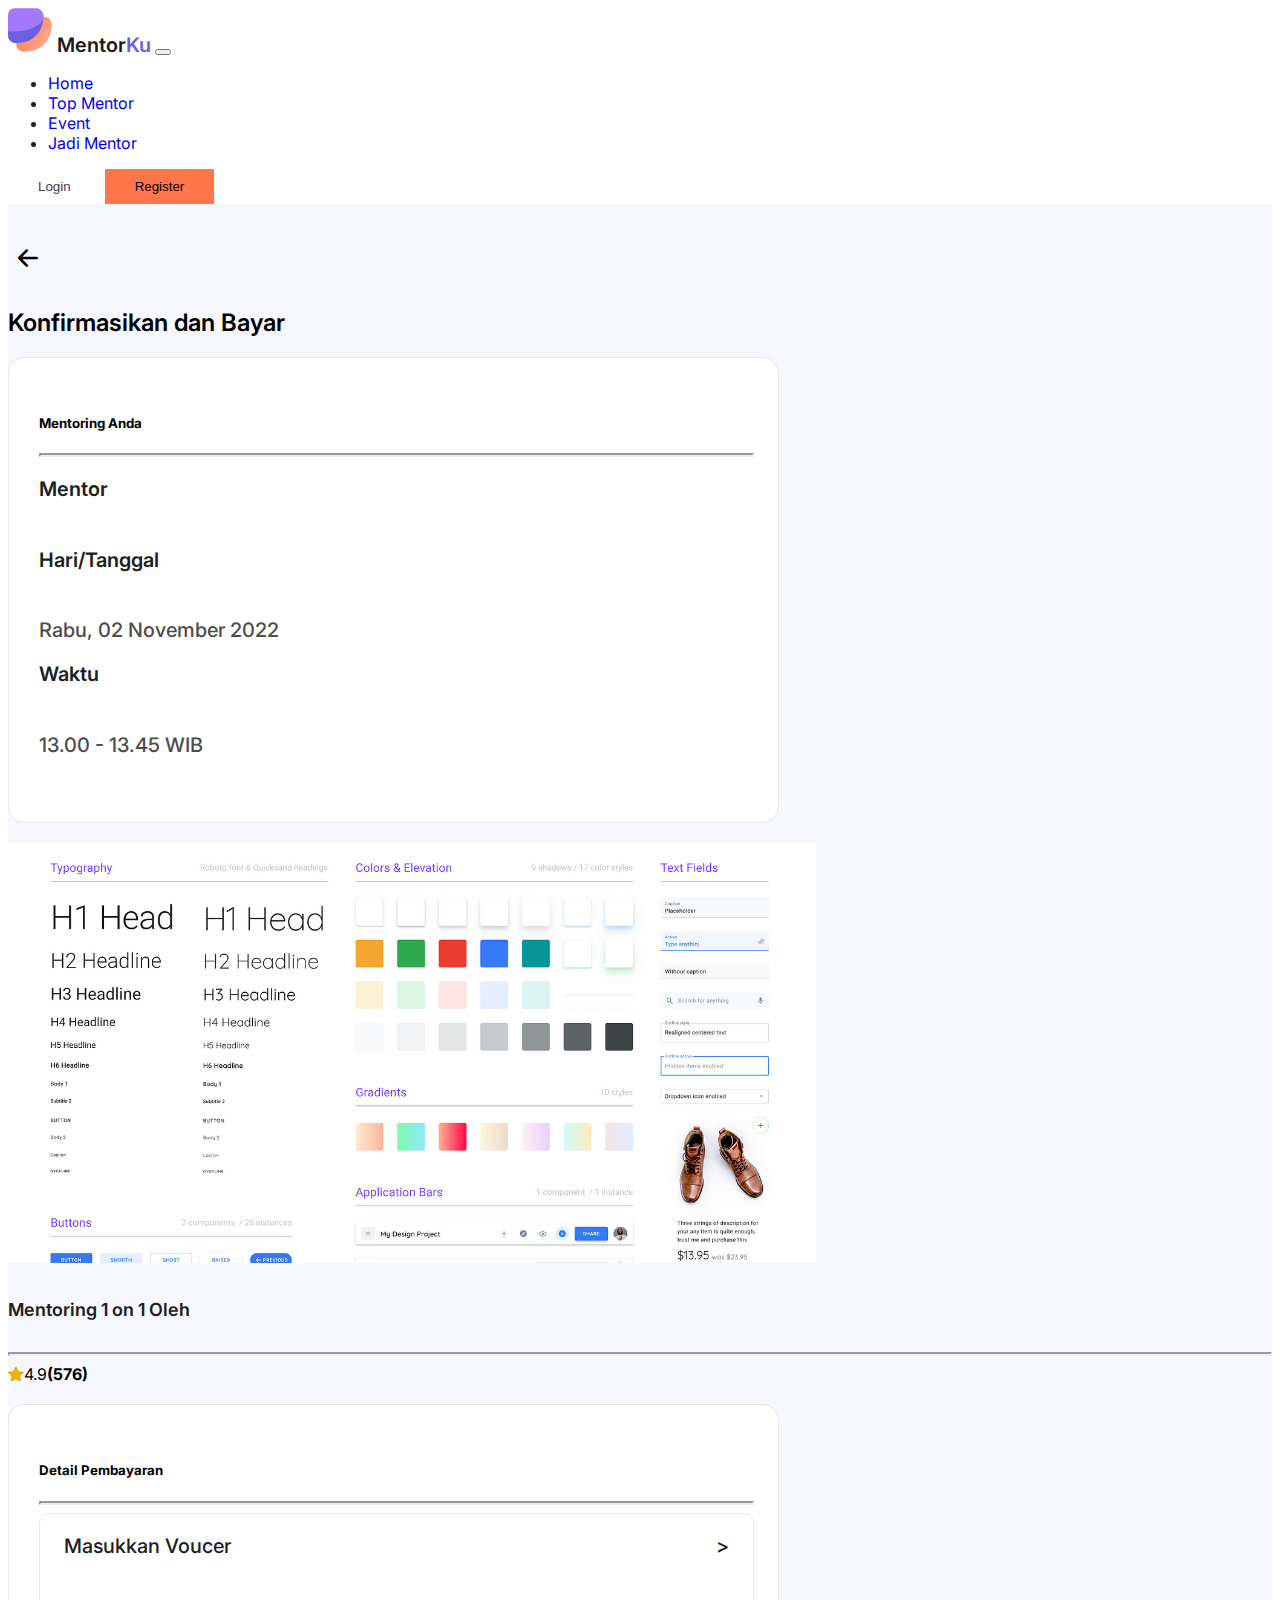
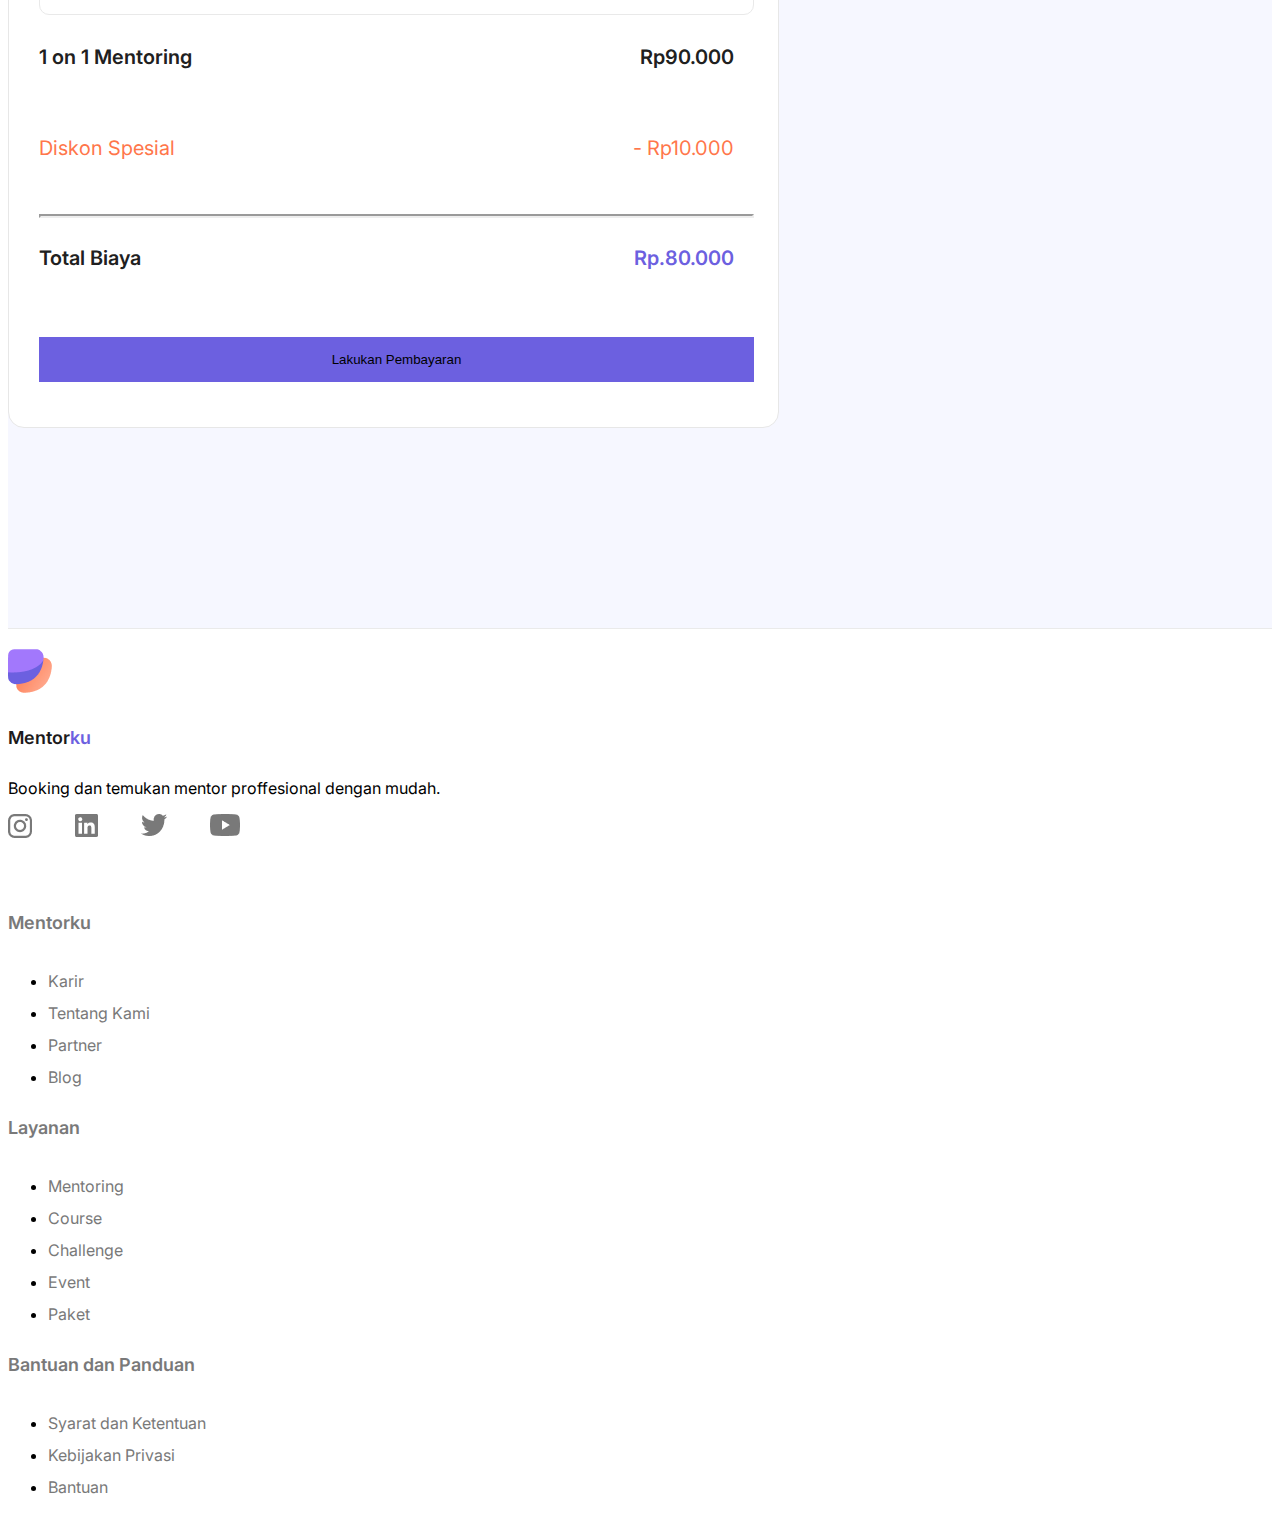
<file: detail-pembayaran.html>
<!DOCTYPE html>
<html lang="en">
<head>
    <meta charset="UTF-8">
    <meta name="viewport" content="width=device-width, initial-scale=1.0">
    <link href="https://cdn.jsdelivr.net/npm/bootstrap@5.3.2/dist/css/bootstrap.min.css" rel="stylesheet" integrity="sha384-T3c6CoIi6uLrA9TneNEoa7RxnatzjcDSCmG1MXxSR1GAsXEV/Dwwykc2MPK8M2HN" crossorigin="anonymous">
    <link rel="preconnect" href="https://fonts.googleapis.com">
    <link rel="preconnect" href="https://fonts.gstatic.com" crossorigin>
    <link rel="icon" href="assets/img/Only-Logo.png">
    <link href="https://fonts.googleapis.com/css2?family=Inter:wght@100;200;300;400;500;600;700;800;900&display=swap" rel="stylesheet">
    <link rel="stylesheet" href="https://cdn.jsdelivr.net/npm/bootstrap-icons@1.11.1/font/bootstrap-icons.css">
    <link rel="stylesheet" href="/style/detail-pemayaran.css">
    <title>Detail Pembayaran</title>
</head>
<body>
    
    <header>
      <nav class="navbar navbar-expand-lg ">
        <div class="container">
            <a class="navbar-brand" href="#">
                <img src="assets/img/Only-Logo.png" alt="" srcset="" class="me-1">
                Mentor<span class="primary">Ku</span></a>
          <button class="navbar-toggler" type="button" data-bs-toggle="collapse" data-bs-target="#navbarNav" aria-controls="navbarNav" aria-expanded="false" aria-label="Toggle navigation">
            <span class="navbar-toggler-icon"></span>
          </button>
          <div class="collapse navbar-collapse" id="navbarNav">
            <ul class="navbar-nav mx-auto">
              <li class="nav-item mx-5">
                <a class="nav-link active" aria-current="page" href="#">Home</a>
              </li>
              <li class="nav-item mx-5">
                <a class="nav-link" href="#">Top Mentor</a>
              </li>
              <li class="nav-item mx-5">
                <a class="nav-link" href="#">Event</a>
              </li>
              <li class="nav-item mx-5">
                <a class="nav-link" href="#">Jadi Mentor</a>
              </li>
            </ul>

            <div>
                <button class="btn btn-flat">Login</button>
                <button class="btn btn-secondary">Register</button>
            </div>
          </div>
        </div>
      </nav>
    </header>

    <main>
        <section class="breadcrumb-section">
            <div class="container">
                <div class="breadcrumb d-inline-flex gap-2 align-items-center">
                    <i class="bi bi-arrow-left-short"></i><h2>Konfirmasikan dan Bayar</h2>
                </div>
            </div>
        </section>

        <section class="payment-information-section">
            <div class="container">
               <div class="row">
                    <div class="col-12 col-xl-7 col-md-12 col-sm-12">
                        <div class="mentoring-details">
                            <h5>Mentoring Anda</h5>
                            <hr>
                            <h6>Mentor</h6>
                            <p id="namamentor"></p>
                            <h6>Hari/Tanggal</h6>
                            <p>Rabu, 02 November 2022</p>
                            <h6>Waktu</h6>
                            <p>13.00 - 13.45 WIB</p>
                        </div>
                        <br>
                        <!-- <div class="mentoring-details">
                            <h5>Mentoring Anda</h5>
                            <hr>
                            <h6>Mentor</h6>
                            <p>Lina Wiona</p>
                            <h6>Hari/Tanggal</h6>
                            <p>Rabu, 02 November 2022</p>
                            <h6>Waktu</h6>
                            <p>13.00 - 13.45 WIB</p>
                        </div> -->
                    </div>

                    <div class="col-12 col-xl-5 col-md-12 col-sm-12 py-xl-0 py-md-3 py-sm-4 py-3">
                        <div class="card card-booking mb-3">
                            <div class="row g-0">
                              <div class="col-md-5 col-sm-12">
                                <img src="Assets/Img/card-detail.png" class="img-fluid rounded-start" alt="...">
                              </div>
                              <div class="col-md-7">
                                <div class="card-body">
                                  <h5 class="card-title">Mentoring 1 on 1 Oleh <br></h5>
                                  <!-- <p class="card-text">This is a wider card with supporting text below as a natural lead-in to additional content. This content is a little bit longer.</p> -->
                                  <!-- <p class="card-text"><small class="text-body-secondary">Last updated 3 mins ago</small></p> -->
                                  <hr>
                                  <div class="card-booking-rating d-inline-flex gap-2 align-items-center">
                                    <i class="bi bi-star-fill"></i>4.9<b>(576)</b>
                                  </div>
                                </div>
                              </div>
                            </div>
                          </div>
                        <br>

                        <div class="mentoring-details">
                            <h5>Detail Pembayaran</h5>
                            <hr>
                            <div class="voucher-input">
                              <div class="name-voucer"><h6>Masukkan Voucer</h6></div>
                              <div><h6>></h6></div>
                            </div>
                            <div class="payment-cart">
                              <div class="normal-price"><h6>1 on 1 Mentoring</h6><h6>Rp90.000</h6></div>
                              <div class="discount"><h6>Diskon Spesial</h6><h6>- Rp10.000</h6></div>
                              <hr>
                              <div class="total-payment">
                                <div><h6>Total Biaya</h6></div>
                                <div><h6 class="total-payment-higlight">Rp.80.000</h6></div>
                              </div>
                              <div id="cta-payment" class="cta-payment">
                                <button class="btn btn-primary">Lakukan Pembayaran</button>
                              </div>
                            </div>
                        </div>
                    </div>
               </div>
            </div>
        </section>
    </main>























    <footer class="text-black">
      <div class="container py-3">
        <div class="row">
          <div class="col-lg-5 col-md-12 mb-4 mb-md-0">
            <img class="my-2" src="/Assets/Img/Only-Logo.png" alt="" srcset="">
            <h5 class="text-logo">Mentor<span class="primary">ku</span></h5>
            <p>Booking dan temukan mentor proffesional dengan mudah.</p>
            <div class="sosmed-footer">
              <div class="sosmed-logo">
                <img src="/Assets/Img/social media/instagram.png" alt="" srcset="">
              </div>
              <div class="sosmed-logo">
                <img src="/Assets/Img/social media/linkedin.png" alt="" srcset="">
              </div>
              <div class="sosmed-logo">
                <img src="/Assets/Img/social media/twitter.png" alt="" srcset="">
              </div>
              <div class="sosmed-logo">
                <img src="/Assets/Img/social media/youtube.png" alt="" srcset="">
              </div>
            </div>
          </div>
          <div class="col-lg-2 col-md-4 mb-4 mb-md-0">
            <h5>Mentorku</h5>
  
            <ul class="list-unstyled mb-0">
              <li>
                <a href="#!">Karir</a>
              </li>
              <li>
                <a href="#!">Tentang Kami</a>
              </li>
              <li>
                <a href="#!">Partner</a>
              </li>
              <li>
                <a href="#!">Blog</a>
              </li>
            </ul>
          </div>
          <div class="col-lg-2 col-md-4 mb-4 mb-md-0">
            <h5>Layanan</h5>
  
            <ul class="list-unstyled mb-0">
              <li>
                <a href="#!">Mentoring</a>
              </li>
              <li>
                <a href="#!">Course</a>
              </li>
              <li>
                <a href="#!">Challenge</a>
              </li>
              <li>
                <a href="#!">Event</a>
              </li>
              <li>
                <a href="#!">Paket</a>
              </li>
            </ul>
          </div>
          <div class="col-lg-3 col-md-4 mb-4 mb-md-0">
            <h5>Bantuan dan Panduan</h5>
  
            <ul class="list-unstyled mb-0">
              <li>
                <a href="#!">Syarat dan Ketentuan</a>
              </li>
              <li>
                <a href="#!">Kebijakan Privasi</a>
              </li>
              <li>
                <a href="#!">Bantuan</a>
              </li>
            </ul>
          </div>
        </div>
      </div>
    </footer>



    <script src="/script/detail-pembayaran.js"></script>
    <script src="https://cdn.jsdelivr.net/npm/bootstrap@5.3.2/dist/js/bootstrap.bundle.min.js" integrity="sha384-C6RzsynM9kWDrMNeT87bh95OGNyZPhcTNXj1NW7RuBCsyN/o0jlpcV8Qyq46cDfL" crossorigin="anonymous"></script>
</body>
</html>
</file>
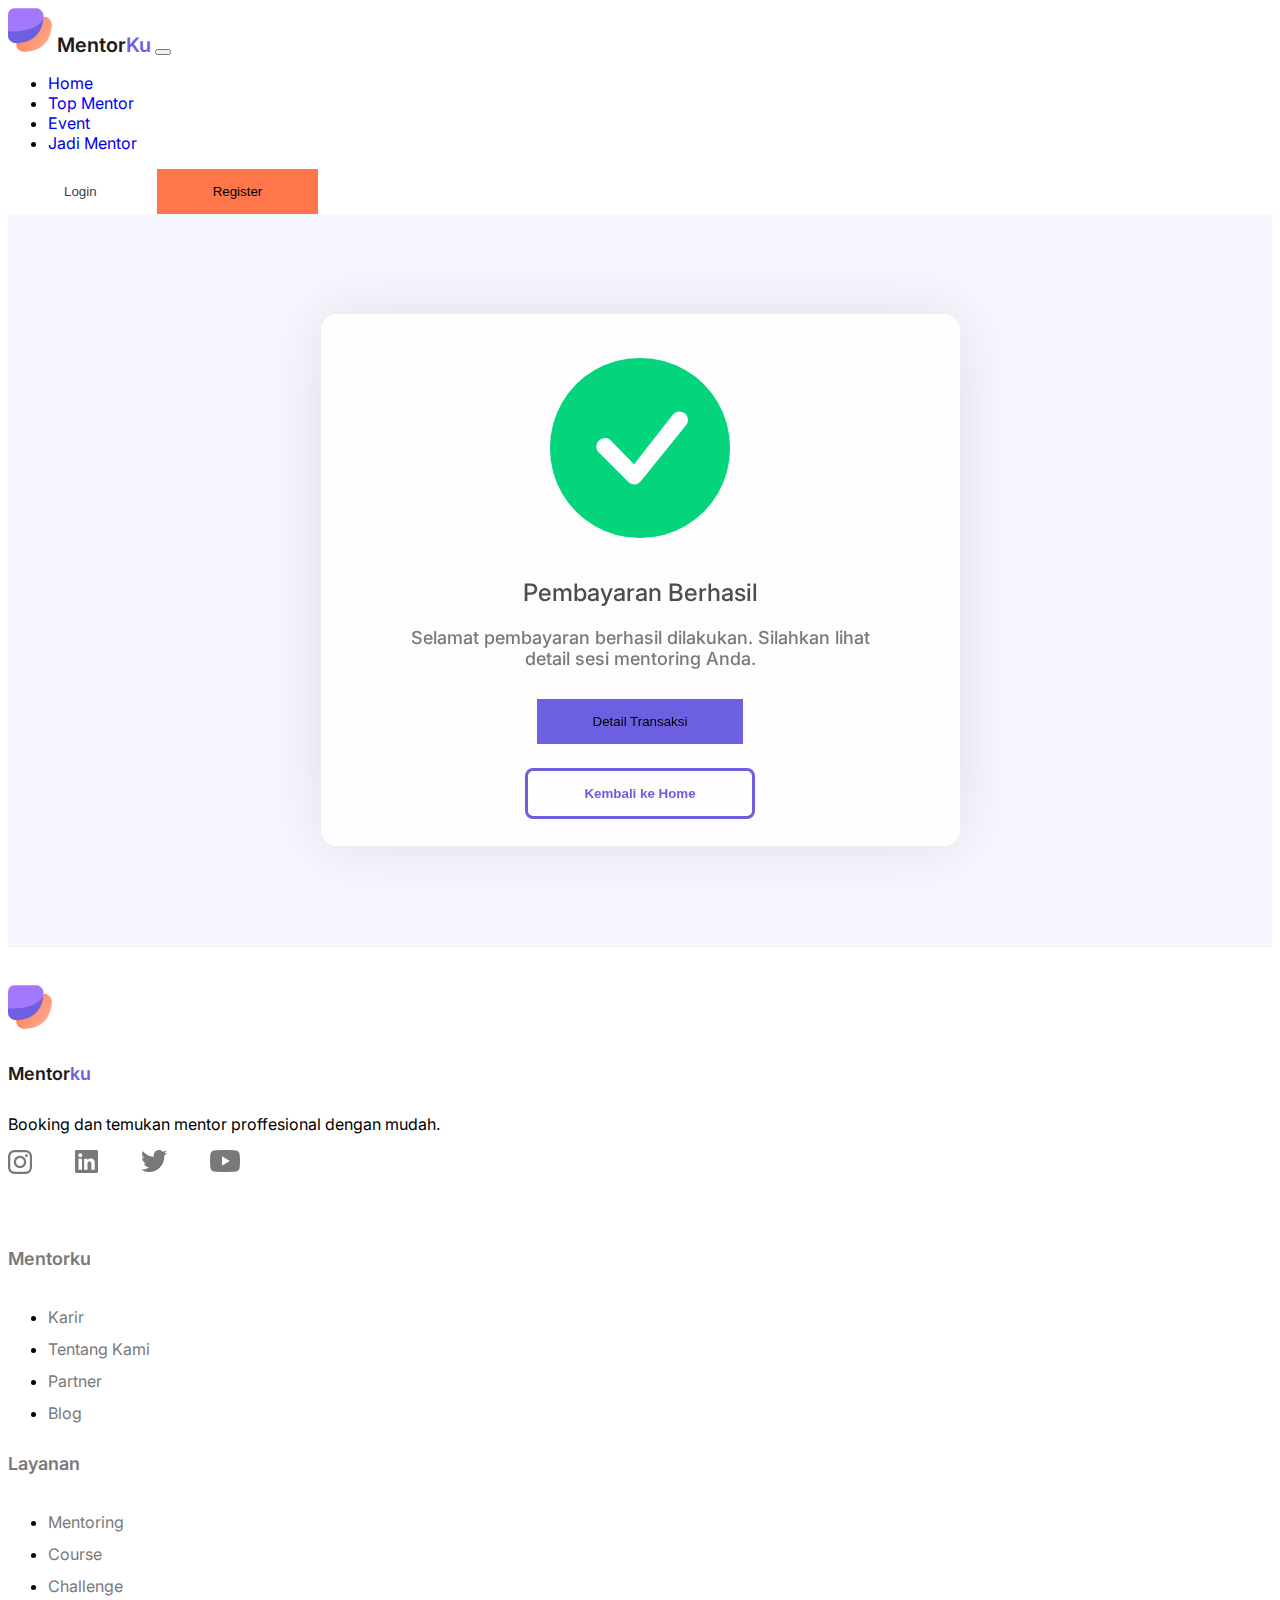
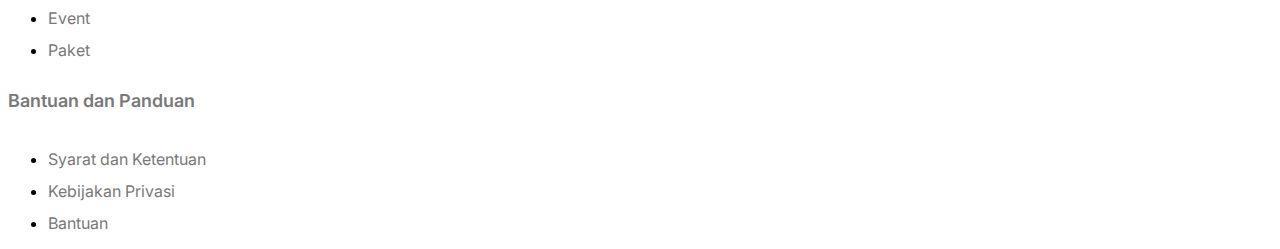
<file: payment-success.html>
<!DOCTYPE html>
<html lang="en">
<head>
    <meta charset="UTF-8">
    <meta name="viewport" content="width=device-width, initial-scale=1.0">
    <link href="https://cdn.jsdelivr.net/npm/bootstrap@5.3.2/dist/css/bootstrap.min.css" rel="stylesheet" integrity="sha384-T3c6CoIi6uLrA9TneNEoa7RxnatzjcDSCmG1MXxSR1GAsXEV/Dwwykc2MPK8M2HN" crossorigin="anonymous">
    <link rel="preconnect" href="https://fonts.googleapis.com">
    <link rel="preconnect" href="https://fonts.gstatic.com" crossorigin>
    <link rel="icon" href="assets/img/Only-Logo.png">
    <link href="https://fonts.googleapis.com/css2?family=Inter:wght@100;200;300;400;500;600;700;800;900&display=swap" rel="stylesheet">
    <link rel="stylesheet" href="https://cdn.jsdelivr.net/npm/bootstrap-icons@1.11.1/font/bootstrap-icons.css">
    <link rel="stylesheet" href="/style/payment-success.css">
    <title>Mentorku | Cari Mentormu Yuk!</title>
</head>
<body>
    
    <header>
      <nav class="navbar navbar-expand-lg ">
        <div class="container">
            <a class="navbar-brand" href="#">
                <img src="assets/img/Only-Logo.png" alt="" srcset="" class="me-1">
                Mentor<span class="primary">Ku</span></a>
          <button class="navbar-toggler" type="button" data-bs-toggle="collapse" data-bs-target="#navbarNav" aria-controls="navbarNav" aria-expanded="false" aria-label="Toggle navigation">
            <span class="navbar-toggler-icon"></span>
          </button>
          <div class="collapse navbar-collapse" id="navbarNav">
            <ul class="navbar-nav mx-auto">
              <li class="nav-item mx-5">
                <a class="nav-link active" aria-current="page" href="#">Home</a>
              </li>
              <li class="nav-item mx-5">
                <a class="nav-link" href="#">Top Mentor</a>
              </li>
              <li class="nav-item mx-5">
                <a class="nav-link" href="#">Event</a>
              </li>
              <li class="nav-item mx-5">
                <a class="nav-link" href="#">Jadi Mentor</a>
              </li>
            </ul>

            <div>
                <button class="btn btn-flat">Login</button>
                <button class="btn btn-secondary">Register</button>
            </div>
          </div>
        </div>
      </nav>
    </header>

    <main>
      <div class="container">
        <div class="row box-container">
          <div class="box-payment ">
            <i class="bi bi-check-circle-fill"></i>
            <h2>Pembayaran Berhasil</h2>
            <p>Selamat pembayaran berhasil dilakukan. Silahkan lihat <br> detail sesi mentoring Anda.</p>
            <div class="button-container">
             <div> <button class="btn btn-primary">Detail Transaksi</button></div>
            <div><button id="back-home" class="btn btn-border-primary">Kembali ke Home</button></div>
            </div>
          </div>
        </div>
      </div>
    </main>

    <footer class="text-black">
      <div class="container py-3">
        <div class="row">
          <div class="col-lg-5 col-md-12 mb-4 mb-md-0">
            <img class="my-2" src="/Assets/Img/Only-Logo.png" alt="" srcset="">
            <h5 class="text-logo">Mentor<span class="primary">ku</span></h5>
            <p>Booking dan temukan mentor proffesional dengan mudah.</p>
            <div class="sosmed-footer">
              <div class="sosmed-logo">
                <img src="/Assets/Img/social media/instagram.png" alt="" srcset="">
              </div>
              <div class="sosmed-logo">
                <img src="/Assets/Img/social media/linkedin.png" alt="" srcset="">
              </div>
              <div class="sosmed-logo">
                <img src="/Assets/Img/social media/twitter.png" alt="" srcset="">
              </div>
              <div class="sosmed-logo">
                <img src="/Assets/Img/social media/youtube.png" alt="" srcset="">
              </div>
            </div>
          </div>
          <div class="col-lg-2 col-md-4 mb-4 mb-md-0">
            <h5>Mentorku</h5>
  
            <ul class="list-unstyled mb-0">
              <li>
                <a href="#!">Karir</a>
              </li>
              <li>
                <a href="#!">Tentang Kami</a>
              </li>
              <li>
                <a href="#!">Partner</a>
              </li>
              <li>
                <a href="#!">Blog</a>
              </li>
            </ul>
          </div>
          <div class="col-lg-2 col-md-4 mb-4 mb-md-0">
            <h5>Layanan</h5>
  
            <ul class="list-unstyled mb-0">
              <li>
                <a href="#!">Mentoring</a>
              </li>
              <li>
                <a href="#!">Course</a>
              </li>
              <li>
                <a href="#!">Challenge</a>
              </li>
              <li>
                <a href="#!">Event</a>
              </li>
              <li>
                <a href="#!">Paket</a>
              </li>
            </ul>
          </div>
          <div class="col-lg-3 col-md-4 mb-4 mb-md-0">
            <h5>Bantuan dan Panduan</h5>
  
            <ul class="list-unstyled mb-0">
              <li>
                <a href="#!">Syarat dan Ketentuan</a>
              </li>
              <li>
                <a href="#!">Kebijakan Privasi</a>
              </li>
              <li>
                <a href="#!">Bantuan</a>
              </li>
            </ul>
          </div>
        </div>
      </div>
    </footer>



    <script src="/script/payment-success.js"></script>
    <script src="https://cdn.jsdelivr.net/npm/bootstrap@5.3.2/dist/js/bootstrap.bundle.min.js" integrity="sha384-C6RzsynM9kWDrMNeT87bh95OGNyZPhcTNXj1NW7RuBCsyN/o0jlpcV8Qyq46cDfL" crossorigin="anonymous"></script>
</body>
</html>
</file>
<file: style/Home.css>
body {
    font-family: 'Inter', sans-serif;
}

a {
    text-decoration: none;
}


:root {
    --primary-color: #6C60E0;
    --secondary-color: #FF764A;

    --text-color-2: #414141;
}

/* navbar */

nav ul li {
    font-size: 16px;
}

.btn {
    padding: 10px 30px;
    border: none;
}

.btn-secondary{
    background-color: var(--secondary-color);
    border: none;
}
.btn-secondary:hover{
    background-color: #ff9674;
}

.btn-primary{
    background-color: var(--primary-color);
    border: none;
}
.btn-primary:hover{
    background-color: #9b91f4;
    border: none;
}

.btn.btn-flat {
    background-color: transparent;
    color: var(--text-color-2)
}

.navbar-brand {
    font-size: 20px;
    font-weight: 600;
    color: #1C1A1B;
}

span.primary {
    color: var(--primary-color);
}

span.secondary {
    color: var(--secondary-color);
    text-decoration: underline;
    text-decoration-thickness: 7px;
    text-underline-position: under;
}

.nav-item {
    margin-right: 85px;
}

/* header */

.header-content {
    margin-top: 100px;
}

.header-content h1 {
    line-height: 150%;
    margin-bottom: 23px;
}

.header-content p {
    color: #7E7E7E;
    font-size: 20px;
    font-weight: 500;
    line-height: 140%; 
}

h1 {
    font-weight: 700;
    font-size: 42px;
}

.statistic h3 {
    font-weight: 800;
}

.statistic p {
    font-size: 16px;
}
.search-input {
    padding: 12px 20px;
    border-radius: 10px;
    border: none;
    background-color: #cde6ff;
    margin-bottom: 50px;
}

.search-input:focus {
    border-color: #9c95d7;
}

/* search bar */

.search-bar {
    background-color: #F9FBFD;
    display: flex;
    padding: 2px;
    width: 526px;
    border-radius: 20px;
    margin-bottom: 60px;
    margin-top: 43px;
    box-shadow: 0px 1px 2px 0px rgba(16, 24, 40, 0.05);
    border-radius: 10px;
    border: 1px solid var(#F9FBFD, #D1D9E2);
}

#select {
    background-color: rgb(255, 255, 255);
    display: flex;
    align-items: center;
    justify-content: center;
    /* justify-content: space-between; */
    /* color: white; */
    gap: 20px;
    min-width: 146px;
    padding: 15px 20px;
    cursor: pointer;
    position: relative;
    border-radius: 20px 0px 0px 20px;
    margin-top: 4px;
    margin-bottom: 4px;
    border-right: 3px solid #C1C1C1;
}

#select img {
    width: 15px;
}

#select ul {
    position: absolute;
    top: 120%;
    left: 0;
    list-style: none;
    background-color: rgba(255, 255, 255, 0.952);
    color: rgb(42, 42, 42);
    width: 100%;
    border-radius: 20px;
    max-height: 0;
    overflow: hidden;
    transition: max-height 0.5s;
    text-align: center;
    font-weight: 500;
    font-size: 18px;
    color: #797979;
}

#select ul li {
    padding: 10px 20px;
    cursor: pointer;
}

.search-bar input{
    padding: 10px 25px;
    border: none;
    outline: none;
    font-size: 18px;
    border-radius: 20px;
}

#select ul.open{
    max-height: 300px;
}

.search-button {
    border: none;
    border-radius: 20px;
    padding: 18px 28px;
    cursor: pointer;
    background-color: #6C60E0;;
    z-index: 5;
}

.search-icon {
    width: 30px;
}

.bi-search {
    font-size: 24px;
    color: white;
}

/* Partner */

.partner-section h3 {
    font-size: 24px;
    font-weight: 500;
    margin-bottom: 30px;
}

.partner-section {
    background-color: #FAFAFA;
    color: #6B6B6B;
    padding: 47px 20px;
}

p#select-text {
    margin: 0;
}

/* benefit */

.benefit-section {
    background-color: #FAF8FF;
    padding-top: 90px;
    padding-bottom: 10px;
}

.benefit-section h3 {
    font-size: 32px;
    font-weight: 600;
    color: #4D4D4D;
    margin-bottom: 20px;
}

.benefit-image img {
    width: 100%;
}

.benefit-card {
    background-color: white;
    padding: 60px 10px 5px 10px;
    box-shadow: 0px 4px 16px 0px rgba(0, 0, 0, 0.10);
    border-radius: 14px;
    color: #797979;   
    position: relative;
    margin-top: 40px;
    margin-bottom: 20px;
}

.benefit-card img {
    position: absolute;
    top: -30px; /* Menggeser gambar ke atas */
    left: 3%; /* Pusatkan gambar horizontal */
    /* transform: translateX(8%); */
}
  

.benefit-item h4 {
    font-size: 22px;
    font-weight: 600;
}

.benefit-item p {
    font-size: 14px;
    font-weight: 500;
}

.benefit-section a {
    color: var(--secondary-color);
    font-weight: 700;
    font-size: 16px;
}

/* Recomdation section */

.recomendation-section {
    margin-top: 100px;
}

.recomendation-section h2 {
    font-size: 36px;
    font-weight: 600;
    color: #4D4D4D;
    margin-bottom: 50px;
}

.card {
    cursor: pointer;
}

.card:hover {
    filter: drop-shadow(0px 4px 33px rgba(154, 92, 255, 0.1));
    border: 3px solid #6C60E0;
    scale: 1.01;
}

.card-mentor {
    padding: 13px 15px;
}

.card-mentor h3{
    margin-top: 8px;
    font-weight: 700;
    color: #4D4D4D;
    font-size: 20px;
}

.mentor-company {
    color: #2573C8;
    font-size: 14px;
    font-weight: 500;
}

.mentor-company .bi-suitcase-lg {
    font-size: 18px;
}

.mentor-info {
    background-color: #FAFAFA;
    padding: 10px 20px;
    border-radius: 8px;
}

.mentor-experience {
    font-size: 14px
}

.mentor-experience p{
    color: #797979;
}

.mentor-experience b {
    color: #384853;
}

.mentor-status {
    padding: 7px 22px;
    background-color: #D5E9FE;
    border-radius: 22px;
    font-size: 14px;
    font-weight: 400;
    color: #575757;
}

.price-info {
    margin-top: 12px;
}

.price {
    font-size: 20px;
    font-weight: 600;
    color: #7A49E1;
}

.rating b {
    color: #4D4D4D;
    font-weight: 500;
}

.bi-star-fill {
    color: #EAB308;
}

/* Banner Join mentor */

.join-mentor-section {
    margin-top: 100px;
}

.banner-join-mentor {
    background-image: url(/Assets/Img/banner\ jadi\ mentor.png);
    background-size: cover;
    padding: 80px 259px;
    border-radius: 20px;
    color: white;
}

.banner-join-mentor h1 {
    font-size: 40px;
    font-weight: 600;
    margin-bottom: 24px;
}

/* footer */
footer {
    border-top: 1px solid #EAEAEA;
    margin-top: 100px;
}

h5.text-logo {
    color: #1C1A1B;
    font-size: 18px;
    font-weight: 600;
}

.sosmed-footer {
    display: flex;
    gap: 43px;
    padding-bottom: 40px;
}

.sosmed-logo:hover {
    scale: 1.2;
    animation: all 0.5s  ease-in-out;
}

footer h5 {
    font-size: 18px;
    color: #797979;
    font-weight: 600;
}

footer ul {
    margin-top: 38px;
}

footer li {
    margin-bottom: 12px;
}

footer ul li a {
    color: #797979;
}
</file>
<file: style/carimentor.css>
body {
    font-family: 'Inter', sans-serif;
}

a {
    text-decoration: none;
}


:root {
    --primary-color: #6C60E0;
    --secondary-color: #FF764A;

    --text-color-2: #414141;
}

/* navbar */

nav ul li {
    font-size: 16px;
}

.btn {
    padding: 10px 30px;
    border: none;
}

.btn-secondary{
    background-color: var(--secondary-color);
    border: none;
}
.btn-secondary:hover{
    background-color: #ff9674;
}

.btn-primary{
    background-color: var(--primary-color);
    border: none;
}
.btn-primary:hover{
    background-color: #9b91f4;
    border: none;
}

.btn.btn-flat {
    background-color: transparent;
    color: var(--text-color-2)
}

.navbar-brand {
    font-size: 20px;
    font-weight: 600;
    color: #1C1A1B;
}

span.primary {
    color: var(--primary-color);
}

span.secondary {
    color: var(--secondary-color);
    text-decoration: underline;
    text-decoration-thickness: 7px;
    text-underline-position: under;
}

.nav-item {
    margin-right: 85px;
}

/* main */

/* card styling */

.recomendation-section {
    margin-top: 100px;
}

.recomendation-section h2 {
    font-size: 36px;
    font-weight: 600;
    color: #4D4D4D;
    margin-bottom: 50px;
}

.card {
    cursor: pointer;
}

.card:hover {
    filter: drop-shadow(0px 4px 33px rgba(154, 92, 255, 0.1));
    border: 3px solid #6C60E0;
    scale: 1.01;
}

.card-mentor {
    padding: 13px 15px;
}

.card-mentor h3{
    margin-top: 8px;
    font-weight: 700;
    color: #4D4D4D;
    font-size: 20px;
}

.mentor-company {
    color: #2573C8;
    font-size: 14px;
    font-weight: 500;
}

.mentor-company .bi-suitcase-lg {
    font-size: 18px;
}

.mentor-info {
    background-color: #FAFAFA;
    padding: 10px 20px;
    border-radius: 8px;
}

.mentor-experience {
    font-size: 14px
}

.mentor-experience p{
    color: #797979;
}

.mentor-experience b {
    color: #384853;
}

.mentor-status {
    padding: 7px 22px;
    background-color: #D5E9FE;
    border-radius: 22px;
    font-size: 14px;
    font-weight: 400;
    color: #575757;
}

.price-info {
    margin-top: 12px;
}

.price {
    font-size: 20px;
    font-weight: 600;
    color: #7A49E1;
}

.rating b {
    color: #4D4D4D;
    font-weight: 500;
}

.bi-star-fill {
    color: #EAB308;
}

/* card result */

.search-result-section {
    margin-top: 70px;
}


/* main */

input {
    border: 2px solid rgb(50, 92, 247);
    width: 30%;
    padding: 20px 30px;
}


button {
    background-color: #6C60E0;
    color: white;
    border: none;
    padding: 20px 30px;
}





















/* footer */
footer {
    border-top: 1px solid #EAEAEA;
    margin-top: 100px;
}

h5.text-logo {
    color: #1C1A1B;
    font-size: 18px;
    font-weight: 600;
}

.sosmed-footer {
    display: flex;
    gap: 43px;
    padding-bottom: 40px;
}

.sosmed-logo:hover {
    scale: 1.2;
    animation: all 0.5s  ease-in-out;
}

footer h5 {
    font-size: 18px;
    color: #797979;
    font-weight: 600;
}

footer ul {
    margin-top: 38px;
}

footer li {
    margin-bottom: 12px;
}

footer ul li a {
    color: #797979;
}
</file>
<file: style/detail-pemayaran.css>
body {
    font-family: 'Inter', sans-serif;
}

a {
    text-decoration: none;
}


:root {
    --primary-color: #6C60E0;
    --secondary-color: #FF764A;

    --text-color-2: #414141;
}

/* navbar */

nav ul li {
    font-size: 16px;
}

.btn {
    padding: 10px 30px;
    border: none;
}

.btn-secondary{
    background-color: var(--secondary-color);
    border: none;
}
.btn-secondary:hover{
    background-color: #ff9674;
}

.btn-primary{
    background-color: var(--primary-color);
    border: none;
}
.btn-primary:hover{
    background-color: #9b91f4;
    border: none;
}

.btn.btn-flat {
    background-color: transparent;
    color: var(--text-color-2)
}

.navbar-brand {
    font-size: 20px;
    font-weight: 600;
    color: #1C1A1B;
}

span.primary {
    color: var(--primary-color);
}

span.secondary {
    color: var(--secondary-color);
    text-decoration: underline;
    text-decoration-thickness: 7px;
    text-underline-position: under;
}

.nav-item {
    margin-right: 85px;
    color: #202020;
}

main {
    background-color: #F6F7FF;
}

/* Breadcrumb */

.breadcrumb-section {
    padding-top: 30px;
}

.breadcrumb-section h2 {
    padding-top: 5px;
    font-size: 24px;
    font-weight: 600;
}

.breadcrumb-section .bi-arrow-left-short{
    font-size: 40px;
}

/* Mentoring details */

.payment-information-section {
    padding-bottom: 200px;
}

hr {
    border-width: 2.5px;
}

.mentoring-details {
    /* padding: 45px 483px 45px 35px; */
    padding-top: 35px;
    padding-bottom: 45px;
    padding-left: 30px;
    background-color: white;
    max-width: 715px;
    border-radius: 16px;
    border: 1px solid #e7e7e7;
    background: white;
    padding-right: 24px;
}

.mentoring-detail h5 {
    font-size: 24px;
    font-weight: 600;
    color: #202020;
}

.mentoring-details h6 {
    font-size: 20px;
    font-weight: 600;
    margin-top: 20px;
    color: #202020;
}

.mentoring-details p {
    font-size: 20px;
    font-weight: 500;
    color: #4D4D4D;
}

.card-booking {
    border: none;
}

.card-booking img{
    height: 100%;
}

.card-booking h5 {
    font-size: 18px;
    font-weight: 600;
    color: #202020;
    line-height: 140%;
}

.bi-star-fill {
    color: #EAB308;
}


.total-payment {
    justify-content: space-between;
}

.normal-price, .discount, .total-payment {
    display: flex;
    justify-content: space-between;
    padding-right: 20px;
}

.normal-price, .discount h6 {
    font-weight: 400;
}

.discount h6{
    color: #FF764A;
}

.voucher-input {
    display: flex;
    justify-content: space-between;
    padding-left: 24px;
    padding-right: 24px;
    padding-bottom: 10px;
    border: 1.613px solid #E9E9E9;
    border-radius: 10px;
    color: #202020;
    margin-bottom: 10px;
}

.voucher-input h6 {
    font-weight: 500;
}

.name-voucer {
    display: flex;
    align-items: center;
}

.btn-primary{
    background-color: var(--primary-color);
    border: none;
}
.btn-primary:hover{
    background-color: #9b91f4;
    border: none;
}

h6.total-payment-higlight {
    color: #6C60E0;
}

.cta-payment {
    margin-top: 20px;
}


.cta-payment .btn.btn-primary {
    width: 100%;
}

.cta-payment .btn {
    padding: 15px 30px;
    border: none;
}





















/* footer */
footer {
    padding-top: 20px;
    border-top: 1px solid #EAEAEA;
}

h5.text-logo {
    color: #1C1A1B;
    font-size: 18px;
    font-weight: 600;
}

.sosmed-footer {
    display: flex;
    gap: 43px;
    padding-bottom: 40px;
}

.sosmed-logo:hover {
    scale: 1.2;
    animation: all 0.5s  ease-in-out;
}

footer h5 {
    font-size: 18px;
    color: #797979;
    font-weight: 600;
}

footer ul {
    margin-top: 38px;
}

footer li {
    margin-bottom: 12px;
}

footer ul li a {
    color: #797979;
}
</file>
<file: style/payment-success.css>
body {
    font-family: 'Inter', sans-serif;
}

a {
    text-decoration: none;
}


:root {
    --primary-color: #6C60E0;
    --secondary-color: #FF764A;

    --text-color-2: #414141;
}

/* navbar */

nav ul li {
    font-size: 16px;
}

.btn {
    padding: 15px 56px;
    border: none;
    max-width: 300px;
}

.btn-secondary{
    background-color: var(--secondary-color);
    border: none;
}
.btn-secondary:hover{
    background-color: #ff9674;
}

.btn-primary{
    background-color: var(--primary-color);
    border: none;
}
.btn-primary:hover{
    background-color: #9b91f4;
    border: none;
}

.btn.btn-flat {
    background-color: transparent;
    color: var(--text-color-2)
}

.navbar-brand {
    font-size: 20px;
    font-weight: 600;
    color: #1C1A1B;
}

span.primary {
    color: var(--primary-color);
}

span.secondary {
    color: var(--secondary-color);
    text-decoration: underline;
    text-decoration-thickness: 7px;
    text-underline-position: under;
}

.nav-item {
    margin-right: 85px;
}



/* main */

main {
    background-color: #F6F7FF;
    padding-top: 100px;
    padding-bottom: 100px;
}

.box-container {
    display: flex;
    justify-content: center;
}


.box-payment {
    background-color: rgb(255, 255, 255);
    width: auto;
    padding: 27px 90px;
    text-align: center;
    border-radius: 16px;
    background: #FDFDFD;
    filter: drop-shadow(0px 0px 32px rgba(0, 0, 0, 0.10));
}

.bi-check-circle-fill{
    font-size: 180px;
    color: #04D57D;
}

.box-payment h2{
    font-size: 24px;
    font-style: normal;
    font-weight: 500;
    color: #4D4D4D;
}

.box-payment p {
    font-size: 18px;
    font-weight: 500;
    color: #797979;
}

.button-container {
    margin-top: 30px;
    display: flex;
    flex-direction: column;
    gap: 24px;
    justify-content: center;
}

.btn-border-primary {
    background-color: transparent;
    border: 3px solid var(--primary-color);
    border-radius: 8px;
    font-weight: 700;
    color: var(--primary-color);
}
.btn-border-primary:hover {
    background-color: #d8d4fd;
    border: 3px solid var(--primary-color);
    color: var(--primary-color);
}
















/* footer */
footer {
    border-top: 1px solid #EAEAEA;
    padding-top: 38px;
}

h5.text-logo {
    color: #1C1A1B;
    font-size: 18px;
    font-weight: 600;
}

.sosmed-footer {
    display: flex;
    gap: 43px;
    padding-bottom: 40px;
}

.sosmed-logo:hover {
    scale: 1.2;
    animation: all 0.5s  ease-in-out;
}

footer h5 {
    font-size: 18px;
    color: #797979;
    font-weight: 600;
}

footer ul {
    margin-top: 38px;
}

footer li {
    margin-bottom: 12px;
}

footer ul li a {
    color: #797979;
}
</file>
